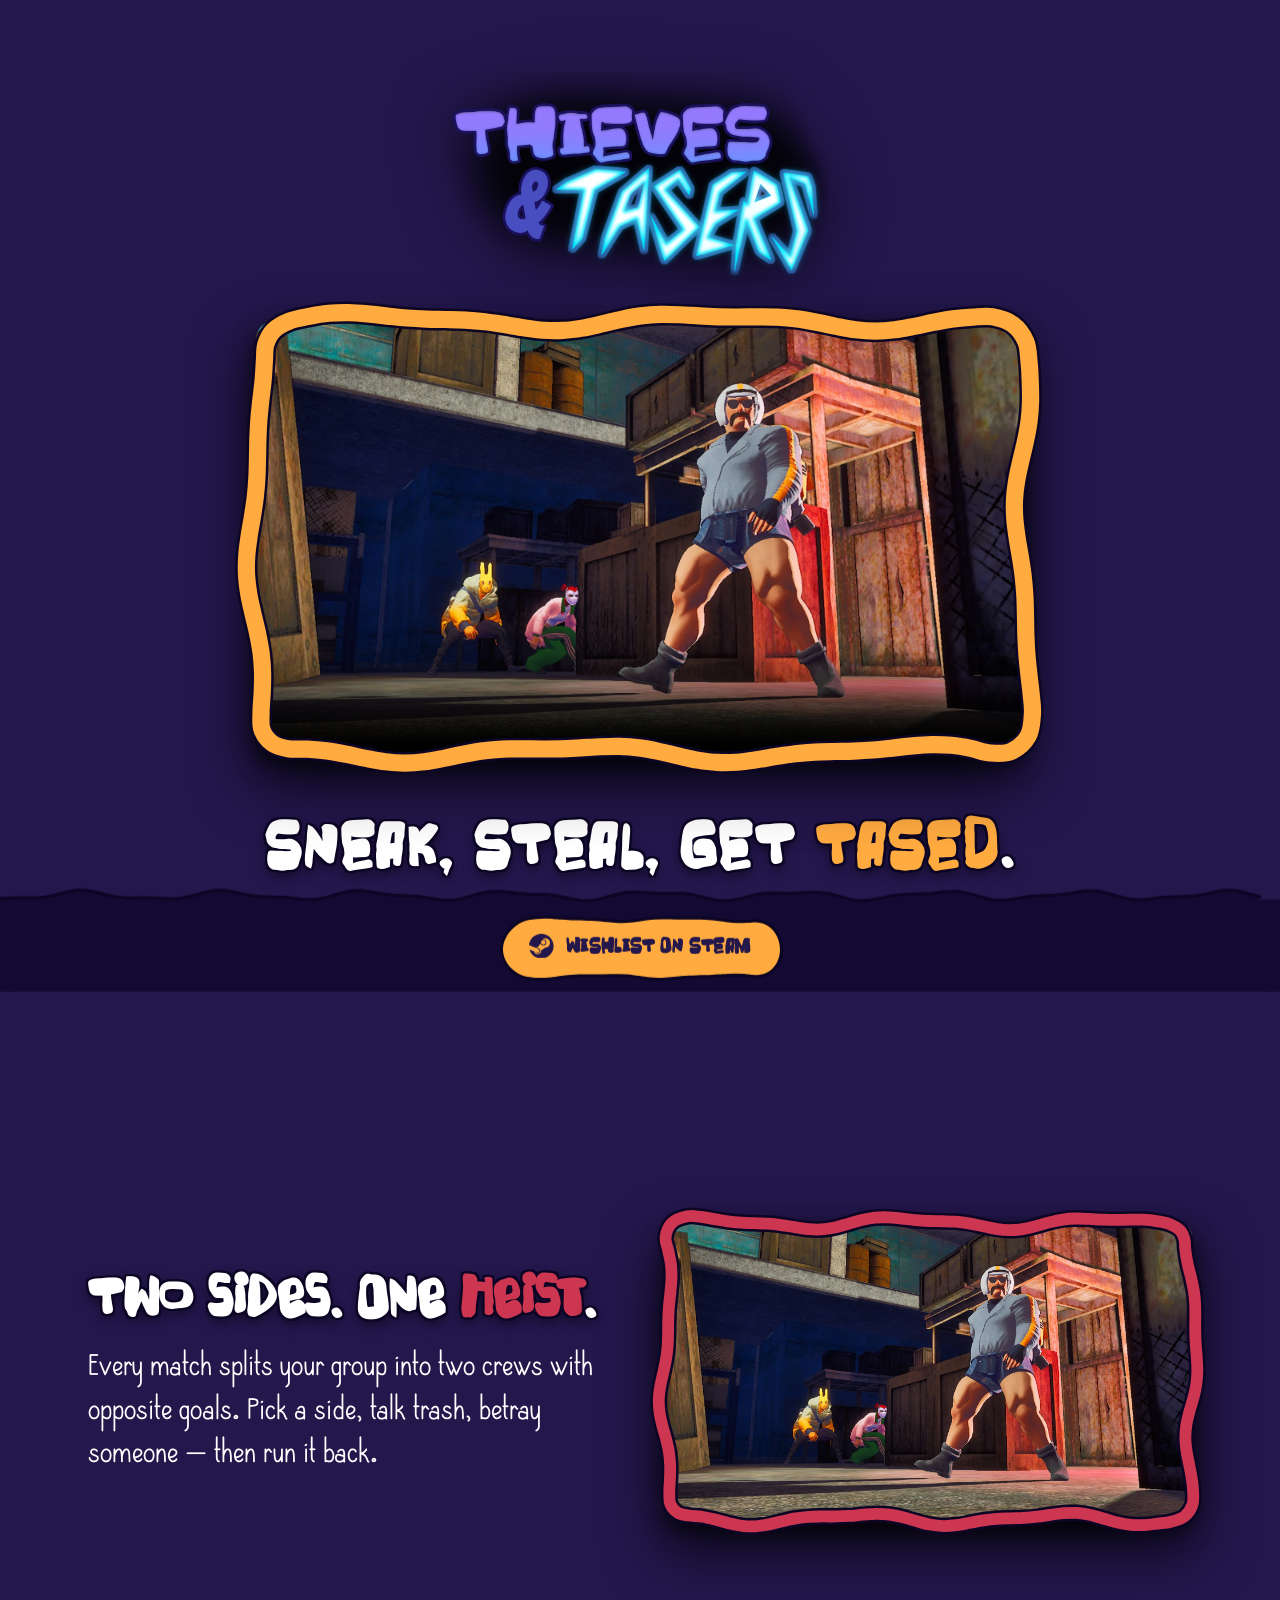
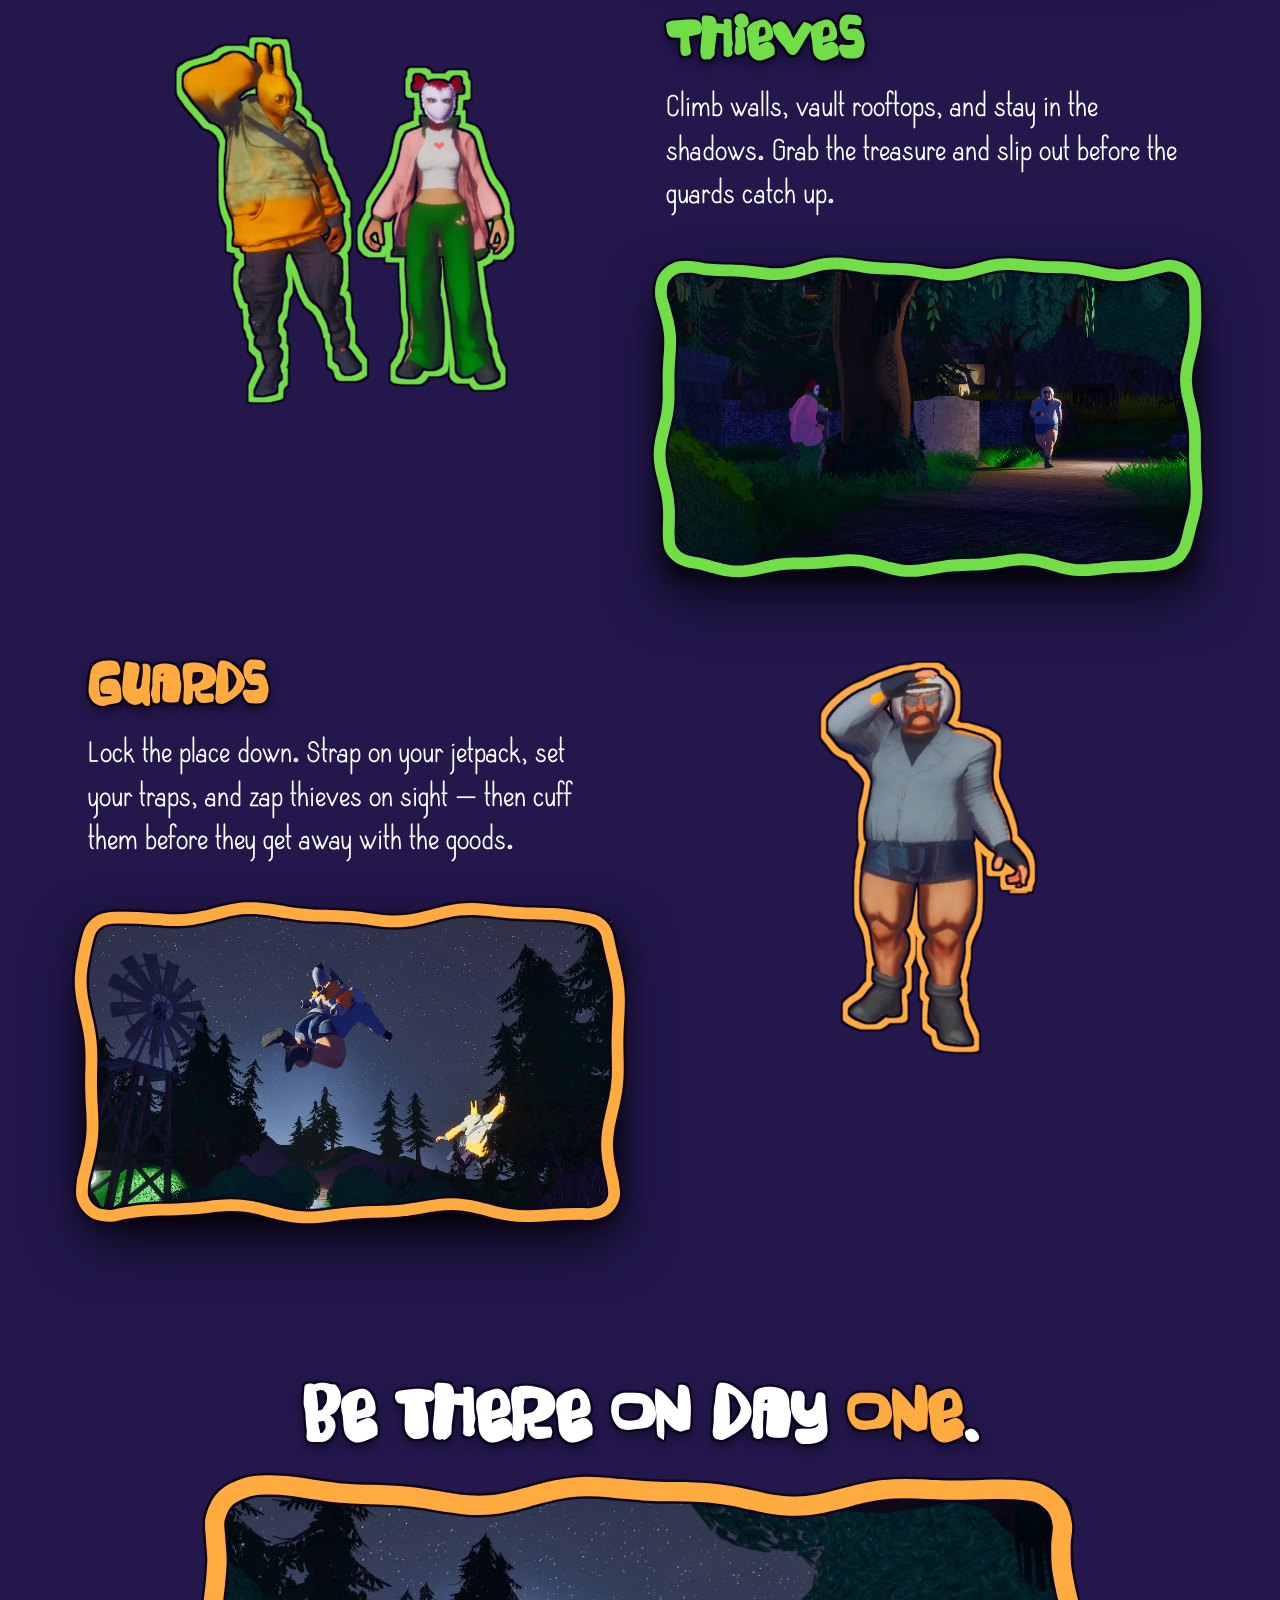
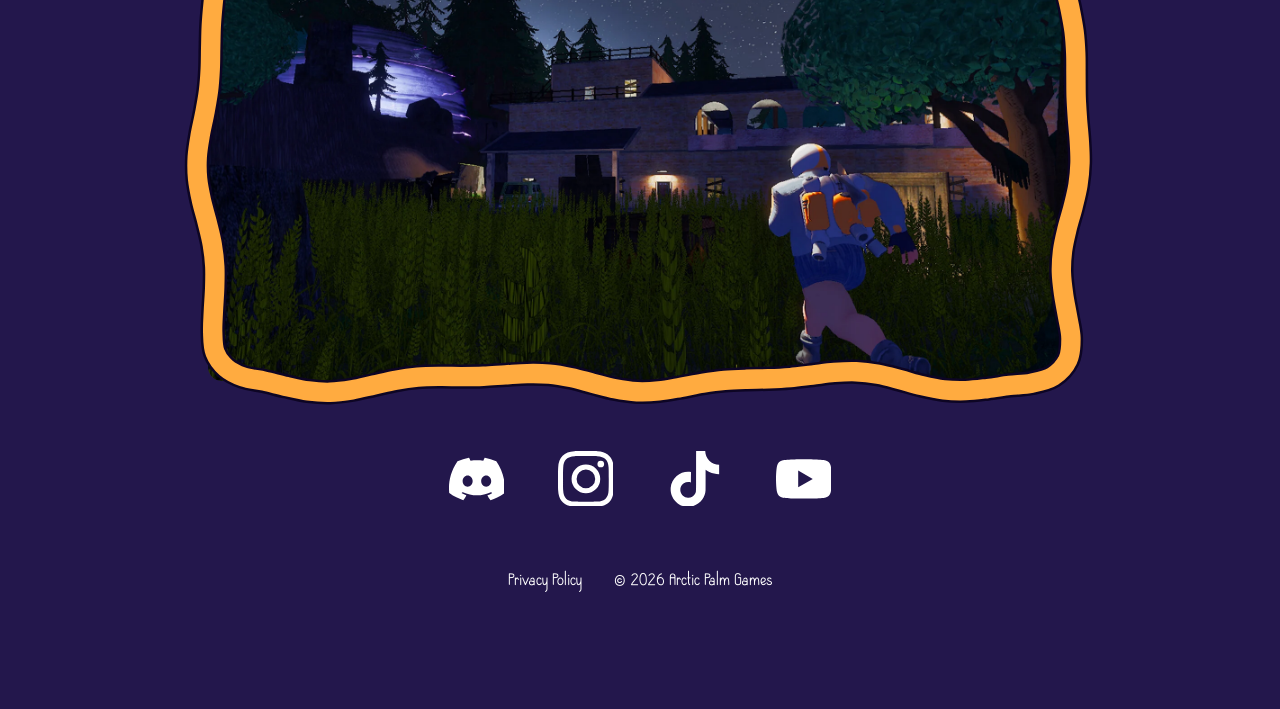
<file: index.html>
<!DOCTYPE html>
<html lang="en">
<head>
  <meta charset="UTF-8" />
  <meta name="viewport" content="width=device-width, initial-scale=1.0" />
  <meta name="google-site-verification" content="ofSVObi9q_ZeeQyWXruGGMp_VbmUbUrxvndXTkgSMVY" />

  <title>Thieves and Tasers</title>
  <meta name="description" content="Sneak, steal, get tased. Thieves climb in and grab the loot; guards hunt them with cameras, traps, and tasers. Wishlist now on Steam." />
  <meta name="theme-color" content="#23174c" />
  <link rel="canonical" href="https://www.thievesandtasers.com/" />

  <meta property="og:type" content="website" />
  <meta property="og:title" content="Thieves and Tasers" />
  <meta property="og:description" content="Sneak, steal, get tased. A heist game to play with friends. Wishlist now on Steam." />
  <meta property="og:url" content="https://www.thievesandtasers.com/" />
  <meta property="og:image" content="https://www.thievesandtasers.com/assets/og-image.jpg" />
  <meta property="og:image:width" content="1200" />
  <meta property="og:image:height" content="630" />
  <meta property="og:image:alt" content="Thieves and Tasers" />
  <meta property="og:site_name" content="Thieves and Tasers" />

  <meta name="twitter:card" content="summary_large_image" />
  <meta name="twitter:title" content="Thieves and Tasers" />
  <meta name="twitter:description" content="Sneak, steal, get tased. A heist game to play with friends. Wishlist now on Steam." />
  <meta name="twitter:image" content="https://www.thievesandtasers.com/assets/og-image.jpg" />

  <link rel="icon" type="image/png" sizes="32x32" href="assets/favicon-32.png" />
  <link rel="icon" type="image/png" sizes="16x16" href="assets/favicon-16.png" />
  <link rel="apple-touch-icon" sizes="180x180" href="assets/apple-touch-icon.png" />


  <link rel="stylesheet" href="css/styles.css" />

  <script type="application/ld+json">
  {
    "@context": "https://schema.org",
    "@type": "VideoGame",
    "name": "Thieves and Tasers",
    "description": "A heist game. Thieves climb, sneak, and steal loot while guards hunt them with cameras, traps, and tasers.",
    "genre": ["Action", "Heist"],
    "gamePlatform": ["PC", "Windows"],
    "publisher": { "@type": "Organization", "name": "Arctic Palm Games" },
    "url": "https://www.thievesandtasers.com/"
  }
  </script>
</head>

<body>
  <!-- ===================== STICKY WISHLIST BAR ===================== -->
  <!-- Hidden until the hero scrolls out of view (toggled by JS). -->
  <div class="wishbar" id="wishbar" hidden>
    <svg class="wishbar__edge" viewBox="0 0 1000 14" preserveAspectRatio="none" aria-hidden="true"><use href="#edge-cap" class="edge-fill"/><use href="#edge-top" class="edge-line"/></svg>
    <a class="wishbar__btn" data-wishlist href="#" target="_blank" rel="noopener">
      <svg class="wishbar__steam" viewBox="0 0 24 24" aria-hidden="true"><path fill="currentColor" d="M11.979 0C5.678 0 .511 4.86.022 11.037l6.432 2.658a3.39 3.39 0 0 1 1.912-.59c.063 0 .125.002.188.005l2.861-4.142v-.059a4.527 4.527 0 0 1 4.524-4.524 4.527 4.527 0 0 1 4.523 4.524 4.53 4.53 0 0 1-4.523 4.525h-.105l-4.076 2.91c0 .052.004.105.004.158a3.398 3.398 0 0 1-3.397 3.396 3.4 3.4 0 0 1-3.336-2.766L.436 15.27C1.862 20.307 6.486 24 11.979 24c6.627 0 11.999-5.373 11.999-12S18.605 0 11.979 0zM7.54 18.21l-1.473-.61a2.553 2.553 0 0 0 1.314 1.253 2.555 2.555 0 0 0 3.342-1.38 2.55 2.55 0 0 0 .002-1.95 2.544 2.544 0 0 0-1.4-1.392 2.55 2.55 0 0 0-1.94-.01l1.523.63a1.879 1.879 0 0 1 1.01 2.457 1.878 1.878 0 0 1-2.456 1.01l.005-.018zm9.39-9.937a3.016 3.016 0 0 0-3.012-3.012 3.016 3.016 0 0 0-3.011 3.012 3.015 3.015 0 0 0 3.011 3.011 3.015 3.015 0 0 0 3.012-3.011zm-5.268-.005a2.258 2.258 0 0 1 2.26-2.255 2.258 2.258 0 0 1 2.255 2.26 2.258 2.258 0 0 1-2.26 2.255 2.256 2.256 0 0 1-2.255-2.26z"/></svg>
      Wishlist on Steam
      <svg class="wishbar__frame" viewBox="0 0 260 60" preserveAspectRatio="none" aria-hidden="true"><use href="#frame-pill"/></svg>
    </a>
  </div>

  <main>
    <!-- ===================== HERO ===================== -->
    <section class="hero">
      <h1 class="sr-only">Thieves and Tasers</h1>
      <img src="assets/logo.png" alt="Thieves and Tasers" class="hero__logo" />

      <figure class="hero__media">
        <video autoplay muted playsinline preload="metadata" controls
               poster="assets/screenshots/thief_sneaking2.webp"
               aria-label="Thieves and Tasers Alpha Trailer">
          <source src="assets/video/trailer.mp4" type="video/mp4" />
        </video>
        <svg class="frame" viewBox="0 0 320 180" preserveAspectRatio="none" aria-hidden="true"><use href="#frame-1" class="frame__edge"/><use href="#frame-1" class="frame__fill"/></svg>
      </figure>

      <p class="hero__tagline">Sneak, steal, get <span class="hl">tased</span>.</p>
      <div class="steam-widget">
        <iframe src="https://store.steampowered.com/widget/4536600/"
                frameborder="0" width="646" height="190"
                title="Thieves and Tasers on Steam" loading="lazy"></iframe>
      </div>
    </section>


    <!-- ===================== ALTERNATING ROWS ===================== -->
    <section class="rows">
      <!-- Two sides: image left, text right -->
      <article class="row row--reverse row--heist">
        <button class="row__media" data-shot><img src="assets/screenshots/thief_sneaking2.webp" alt="A guard confronting two thieves during a heist" loading="lazy" /><svg class="frame" viewBox="0 0 320 180" preserveAspectRatio="none" aria-hidden="true"><use href="#frame-2" class="frame__edge"/><use href="#frame-2" class="frame__fill"/></svg></button>
        <div class="row__text">
          <h2>Two sides. One <span class="hl hl--red">heist</span>.</h2>
          <p>Every match splits your group into two crews with opposite goals. Pick a side, talk trash, betray someone — then run it back.</p>
        </div>
      </article>

      <!-- Thieves: text left, image right -->
      <article class="row row--thieves">
        <div class="row__text">
          <h2>Thieves</h2>
          <p>Climb walls, vault rooftops, and stay in the shadows. Grab the treasure and slip out before the guards catch up.</p>
        </div>
        <div class="row__media row__media--character"><img src="assets/screenshots/thieves.webp" alt="Thief characters" loading="lazy" data-parallax="0.08" /></div>
        <button class="row__media row__media--shot" data-shot><img src="assets/screenshots/thief_sneaking.webp" alt="A thief sneaking past a guard at night" loading="lazy" /><svg class="frame" viewBox="0 0 320 180" preserveAspectRatio="none" aria-hidden="true"><use href="#frame-3" class="frame__edge"/><use href="#frame-3" class="frame__fill"/></svg></button>
      </article>

      <!-- Guards: text left, character right -->
      <article class="row row--guards">
        <div class="row__text">
          <h2>Guards</h2>
          <p>Lock the place down. Strap on your jetpack, set your traps, and zap thieves on sight — then cuff them before they get away with the goods.</p>
        </div>
        <div class="row__media row__media--character"><img src="assets/screenshots/guard.webp" alt="Guard character" loading="lazy" data-parallax="0.08" /></div>
        <button class="row__media row__media--shot" data-shot><img src="assets/screenshots/guard_running.webp" alt="A guard launching with a jetpack at night" loading="lazy" /><svg class="frame" viewBox="0 0 320 180" preserveAspectRatio="none" aria-hidden="true"><use href="#frame-4" class="frame__edge"/><use href="#frame-4" class="frame__fill"/></svg></button>
      </article>
    </section>

    <!-- ===================== WISHLIST CTA ===================== -->
    <section class="cta">
      <h2 class="cta__title">Be there on day <span class="hl">one</span>.</h2>
    </section>

    <!-- ===================== CLOSING VIDEO ===================== -->
    <section class="strip">
      <figure class="shot shot--solo">
        <img src="assets/screenshots/mainhouse_overview.webp"
             alt="Thieves and guards facing off across the heist grounds"
             loading="lazy" />
        <svg class="frame" viewBox="0 0 320 180" preserveAspectRatio="none" aria-hidden="true"><use href="#frame-5" class="frame__edge"/><use href="#frame-5" class="frame__fill"/></svg>
      </figure>

      <div class="channels">
        <a class="channel" data-channel="discord" href="#" target="_blank" rel="noopener" aria-label="Discord">
          <svg viewBox="0 0 24 24" aria-hidden="true"><path fill="currentColor" d="M20.317 4.3698a19.7913 19.7913 0 0 0-4.8851-1.5152.0741.0741 0 0 0-.0785.0371c-.211.3753-.4447.8648-.6083 1.2495-1.8447-.2762-3.68-.2762-5.4868 0-.1636-.3933-.4058-.8742-.6177-1.2495a.077.077 0 0 0-.0785-.037 19.7363 19.7363 0 0 0-4.8852 1.515.0699.0699 0 0 0-.0321.0277C.5334 9.0458-.319 13.5799.0992 18.0578a.0824.0824 0 0 0 .0312.0561c2.0528 1.5076 4.0413 2.4228 5.9929 3.0294a.0777.0777 0 0 0 .0842-.0276c.4616-.6304.8731-1.2952 1.226-1.9942a.076.076 0 0 0-.0416-.1057c-.6528-.2476-1.2743-.5495-1.8722-.8923a.077.077 0 0 1-.0076-.1277c.1258-.0943.2517-.1923.3718-.2914a.0743.0743 0 0 1 .0776-.0105c3.9278 1.7933 8.18 1.7933 12.0614 0a.0739.0739 0 0 1 .0785.0095c.1202.099.246.1981.3728.2924a.077.077 0 0 1-.0066.1276 12.2986 12.2986 0 0 1-1.873.8914.0766.0766 0 0 0-.0407.1067c.3604.698.7719 1.3628 1.225 1.9932a.076.076 0 0 0 .0842.0286c1.961-.6067 3.9495-1.5219 6.0023-3.0294a.077.077 0 0 0 .0313-.0552c.5004-5.177-.8382-9.6739-3.5485-13.6604a.061.061 0 0 0-.0312-.0286zM8.02 15.3312c-1.1825 0-2.1569-1.0857-2.1569-2.419 0-1.3332.9555-2.4189 2.157-2.4189 1.2108 0 2.1757 1.0952 2.1568 2.419 0 1.3332-.9555 2.4189-2.1569 2.4189zm7.9748 0c-1.1825 0-2.1569-1.0857-2.1569-2.419 0-1.3332.9554-2.4189 2.1569-2.4189 1.2108 0 2.1757 1.0952 2.1568 2.419 0 1.3332-.946 2.4189-2.1568 2.4189Z"/></svg>
        </a>
        <a class="channel" data-channel="instagram" href="#" target="_blank" rel="noopener" aria-label="Instagram">
          <svg viewBox="0 0 24 24" aria-hidden="true"><path fill="currentColor" d="M12 2.163c3.204 0 3.584.012 4.85.07 3.252.148 4.771 1.691 4.919 4.919.058 1.265.069 1.645.069 4.849 0 3.205-.012 3.584-.069 4.849-.149 3.225-1.664 4.771-4.919 4.919-1.266.058-1.644.07-4.85.07-3.204 0-3.584-.012-4.849-.07-3.26-.149-4.771-1.699-4.919-4.92-.058-1.265-.07-1.644-.07-4.849 0-3.204.013-3.583.07-4.849.149-3.227 1.664-4.771 4.919-4.919 1.266-.057 1.645-.069 4.849-.069zM12 0C8.741 0 8.333.014 7.053.072 2.695.272.273 2.69.073 7.052.014 8.333 0 8.741 0 12c0 3.259.014 3.668.072 4.948.2 4.358 2.618 6.78 6.98 6.98C8.333 23.986 8.741 24 12 24c3.259 0 3.668-.014 4.948-.072 4.354-.2 6.782-2.618 6.979-6.98.059-1.28.073-1.689.073-4.948 0-3.259-.014-3.667-.072-4.947-.196-4.354-2.617-6.78-6.979-6.98C15.668.014 15.259 0 12 0zm0 5.838a6.162 6.162 0 1 0 0 12.324 6.162 6.162 0 0 0 0-12.324zM12 16a4 4 0 1 1 0-8 4 4 0 0 1 0 8zm6.406-11.845a1.44 1.44 0 1 0 0 2.881 1.44 1.44 0 0 0 0-2.881z"/></svg>
        </a>
        <a class="channel" data-channel="tiktok" href="#" target="_blank" rel="noopener" aria-label="TikTok">
          <svg viewBox="0 0 24 24" aria-hidden="true"><path fill="currentColor" d="M12.525.02c1.31-.02 2.61-.01 3.91-.02.08 1.53.63 3.09 1.75 4.17 1.12 1.11 2.7 1.62 4.24 1.79v4.03c-1.44-.05-2.89-.35-4.2-.97-.57-.26-1.1-.59-1.62-.93-.01 2.92.01 5.84-.02 8.75-.08 1.4-.54 2.79-1.35 3.94-1.31 1.92-3.58 3.17-5.91 3.21-1.43.08-2.86-.31-4.08-1.03-2.02-1.19-3.44-3.37-3.65-5.71-.02-.5-.03-1-.01-1.49.18-1.9 1.12-3.72 2.58-4.96 1.66-1.44 3.98-2.13 6.15-1.72.02 1.48-.04 2.96-.04 4.44-.99-.32-2.15-.23-3.02.37-.63.41-1.11 1.04-1.36 1.75-.21.51-.15 1.07-.14 1.61.24 1.64 1.82 3.02 3.5 2.87 1.12-.01 2.19-.66 2.77-1.61.19-.33.4-.67.41-1.06.1-1.79.06-3.57.07-5.36.01-4.03-.01-8.05.02-12.07z"/></svg>
        </a>
        <a class="channel" data-channel="youtube" href="#" target="_blank" rel="noopener" aria-label="YouTube">
          <svg viewBox="0 0 24 24" aria-hidden="true"><path fill="currentColor" d="M23.498 6.186a3.016 3.016 0 0 0-2.122-2.136C19.505 3.545 12 3.545 12 3.545s-7.505 0-9.377.505A3.017 3.017 0 0 0 .502 6.186C0 8.07 0 12 0 12s0 3.93.502 5.814a3.016 3.016 0 0 0 2.122 2.136c1.871.505 9.376.505 9.376.505s7.505 0 9.377-.505a3.015 3.015 0 0 0 2.122-2.136C24 15.93 24 12 24 12s0-3.93-.502-5.814zM9.545 15.568V8.432L15.818 12l-6.273 3.568z"/></svg>
        </a>
      </div>
    </section>
  </main>

  <!-- ===================== FOOTER ===================== -->
  <footer class="footer">
    <div class="footer__links">
      <a href="privacy/index.html">Privacy Policy</a>
    </div>
    <p class="footer__by">© <span data-year>2026</span> Arctic Palm Games</p>
  </footer>

  <!-- ===================== LIGHTBOX ===================== -->
  <div class="lightbox" id="lightbox" hidden>
    <div class="lightbox__backdrop" data-close-lightbox></div>
    <button class="lightbox__close" data-close-lightbox aria-label="Close">✕</button>
    <button class="lightbox__nav lightbox__nav--prev" data-lightbox-prev aria-label="Previous">‹</button>
    <figure class="lightbox__figure">
      <img class="lightbox__img" id="lightboxImg" alt="" />
      <svg class="frame" viewBox="0 0 320 180" preserveAspectRatio="none" aria-hidden="true"><use href="#frame-1" class="frame__edge"/><use href="#frame-1" class="frame__fill"/></svg>
    </figure>
    <button class="lightbox__nav lightbox__nav--next" data-lightbox-next aria-label="Next">›</button>
  </div>

  <!-- SVG filters -->
  <svg xmlns="http://www.w3.org/2000/svg" width="0" height="0" aria-hidden="true" style="position:absolute">
    <!-- Vector wavy frames (viewBox 320x180 = 16:9). Razor sharp at any size,
         stroked and colored via CSS, one variant per card for variety. -->
    <defs>
      <path id="frame-1" vector-effect="non-scaling-stroke" d="M 14.00 0.00 C 16.46 -0.97 19.42 -1.39 22.13 -1.92 C 24.84 -2.46 27.56 -2.94 30.27 -3.21 C 32.98 -3.47 35.69 -3.56 38.40 -3.52 C 41.11 -3.48 43.82 -3.23 46.53 -2.98 C 49.24 -2.74 51.95 -2.34 54.67 -2.05 C 57.38 -1.76 60.09 -1.44 62.80 -1.23 C 65.51 -1.02 68.22 -0.89 70.93 -0.79 C 73.64 -0.68 76.35 -0.69 79.06 -0.62 C 81.78 -0.56 84.49 -0.53 87.20 -0.38 C 89.91 -0.23 92.62 -0.01 95.33 0.30 C 98.04 0.61 100.75 1.06 103.46 1.48 C 106.17 1.91 108.89 2.46 111.60 2.85 C 114.31 3.25 117.02 3.66 119.73 3.84 C 122.44 4.03 125.15 4.09 127.86 3.94 C 130.57 3.79 133.28 3.42 136.00 2.97 C 138.71 2.52 141.42 1.83 144.13 1.22 C 146.84 0.61 149.55 -0.13 152.26 -0.69 C 154.97 -1.25 157.68 -1.79 160.39 -2.13 C 163.11 -2.47 165.82 -2.66 168.53 -2.74 C 171.24 -2.81 173.95 -2.70 176.66 -2.60 C 179.37 -2.49 182.08 -2.26 184.79 -2.11 C 187.50 -1.97 190.22 -1.81 192.93 -1.73 C 195.64 -1.66 198.35 -1.66 201.06 -1.67 C 203.77 -1.67 206.48 -1.77 209.19 -1.76 C 211.90 -1.76 214.61 -1.77 217.33 -1.62 C 220.04 -1.48 222.75 -1.24 225.46 -0.89 C 228.17 -0.53 230.88 -0.01 233.59 0.51 C 236.30 1.03 239.01 1.71 241.73 2.23 C 244.44 2.75 247.15 3.32 249.86 3.65 C 252.57 3.98 255.28 4.20 257.99 4.20 C 260.70 4.20 263.41 3.98 266.12 3.65 C 268.84 3.32 271.55 2.75 274.26 2.23 C 276.97 1.71 279.68 1.03 282.39 0.51 C 285.10 -0.01 287.81 -0.53 290.52 -0.89 C 293.23 -1.24 295.93 -1.48 298.66 -1.62 C 301.38 -1.77 304.11 -2.24 306.89 -1.74 C 309.67 -1.23 313.01 -0.31 315.32 1.41 C 317.64 3.13 319.63 5.94 320.77 8.57 C 321.90 11.20 321.81 14.40 322.11 17.20 C 322.42 19.99 322.49 22.62 322.60 25.33 C 322.70 28.04 322.81 30.75 322.74 33.46 C 322.66 36.17 322.47 38.89 322.13 41.60 C 321.79 44.31 321.25 47.02 320.69 49.73 C 320.13 52.44 319.39 55.15 318.78 57.86 C 318.17 60.57 317.48 63.28 317.03 66.00 C 316.58 68.71 316.21 71.42 316.06 74.13 C 315.91 76.84 315.97 79.55 316.16 82.26 C 316.34 84.97 316.75 87.68 317.15 90.39 C 317.54 93.11 318.09 95.82 318.52 98.53 C 318.94 101.24 319.39 103.95 319.70 106.66 C 320.01 109.37 320.23 112.08 320.38 114.79 C 320.53 117.50 320.56 120.22 320.62 122.93 C 320.69 125.64 320.68 128.35 320.79 131.06 C 320.89 133.77 321.02 136.48 321.23 139.19 C 321.44 141.90 321.76 144.61 322.05 147.33 C 322.34 150.04 322.74 152.75 322.98 155.46 C 323.23 158.17 323.72 160.69 323.52 163.59 C 323.32 166.49 323.25 170.22 321.79 172.84 C 320.32 175.46 317.37 178.12 314.74 179.31 C 312.11 180.50 308.81 180.21 306.00 180.00 C 303.19 179.79 300.58 178.61 297.87 178.08 C 295.16 177.54 292.44 177.06 289.73 176.79 C 287.02 176.53 284.31 176.44 281.60 176.48 C 278.89 176.52 276.18 176.77 273.47 177.02 C 270.76 177.26 268.05 177.66 265.33 177.95 C 262.62 178.24 259.91 178.56 257.20 178.77 C 254.49 178.98 251.78 179.11 249.07 179.21 C 246.36 179.32 243.65 179.31 240.94 179.38 C 238.22 179.44 235.51 179.47 232.80 179.62 C 230.09 179.77 227.38 179.99 224.67 180.30 C 221.96 180.61 219.25 181.06 216.54 181.48 C 213.83 181.91 211.11 182.46 208.40 182.85 C 205.69 183.25 202.98 183.66 200.27 183.84 C 197.56 184.03 194.85 184.09 192.14 183.94 C 189.43 183.79 186.72 183.42 184.00 182.97 C 181.29 182.52 178.58 181.83 175.87 181.22 C 173.16 180.61 170.45 179.87 167.74 179.31 C 165.03 178.75 162.32 178.21 159.61 177.87 C 156.89 177.53 154.18 177.34 151.47 177.26 C 148.76 177.19 146.05 177.30 143.34 177.40 C 140.63 177.51 137.92 177.74 135.21 177.89 C 132.50 178.03 129.78 178.19 127.07 178.27 C 124.36 178.34 121.65 178.34 118.94 178.33 C 116.23 178.33 113.52 178.23 110.81 178.24 C 108.10 178.24 105.39 178.23 102.67 178.38 C 99.96 178.52 97.25 178.76 94.54 179.11 C 91.83 179.47 89.12 179.99 86.41 180.51 C 83.70 181.03 80.99 181.71 78.27 182.23 C 75.56 182.75 72.85 183.32 70.14 183.65 C 67.43 183.98 64.72 184.20 62.01 184.20 C 59.30 184.20 56.59 183.98 53.88 183.65 C 51.16 183.32 48.45 182.75 45.74 182.23 C 43.03 181.71 40.32 181.03 37.61 180.51 C 34.90 179.99 32.19 179.47 29.48 179.11 C 26.77 178.76 24.04 178.52 21.34 178.38 C 18.65 178.23 15.76 178.63 13.31 178.22 C 10.86 177.81 8.47 177.24 6.66 175.91 C 4.86 174.58 3.25 172.42 2.49 170.24 C 1.73 168.05 2.10 165.40 2.11 162.80 C 2.13 160.21 2.49 157.38 2.60 154.67 C 2.70 151.96 2.81 149.25 2.74 146.54 C 2.66 143.83 2.47 141.11 2.13 138.40 C 1.79 135.69 1.25 132.98 0.69 130.27 C 0.13 127.56 -0.61 124.85 -1.22 122.14 C -1.83 119.43 -2.52 116.72 -2.97 114.00 C -3.42 111.29 -3.79 108.58 -3.94 105.87 C -4.09 103.16 -4.03 100.45 -3.84 97.74 C -3.66 95.03 -3.25 92.32 -2.85 89.61 C -2.46 86.89 -1.91 84.18 -1.48 81.47 C -1.06 78.76 -0.61 76.05 -0.30 73.34 C 0.01 70.63 0.23 67.92 0.38 65.21 C 0.53 62.50 0.56 59.78 0.62 57.07 C 0.69 54.36 0.68 51.65 0.79 48.94 C 0.89 46.23 1.02 43.52 1.23 40.81 C 1.44 38.10 1.76 35.39 2.05 32.67 C 2.34 29.96 2.74 27.25 2.98 24.54 C 3.23 21.83 3.34 18.88 3.52 16.41 C 3.71 13.94 3.46 11.79 4.10 9.71 C 4.74 7.62 5.72 5.52 7.37 3.90 C 9.02 2.29 11.54 0.97 14.00 0.00 Z"/>
      <path id="frame-2" vector-effect="non-scaling-stroke" d="M 13.00 -4.07 C 15.93 -4.68 18.43 -3.96 21.15 -3.67 C 23.86 -3.39 26.58 -2.81 29.29 -2.36 C 32.01 -1.92 34.73 -1.36 37.44 -1.00 C 40.16 -0.64 42.87 -0.37 45.59 -0.18 C 48.31 0.01 51.02 0.02 53.74 0.12 C 56.45 0.22 59.17 0.24 61.88 0.43 C 64.60 0.62 67.32 0.89 70.03 1.25 C 72.75 1.60 75.46 2.14 78.18 2.55 C 80.89 2.97 83.61 3.49 86.33 3.72 C 89.04 3.95 91.76 4.09 94.47 3.93 C 97.19 3.77 99.91 3.32 102.62 2.75 C 105.34 2.18 108.05 1.28 110.77 0.52 C 113.48 -0.24 116.20 -1.18 118.92 -1.81 C 121.63 -2.44 124.35 -3.00 127.06 -3.27 C 129.78 -3.54 132.49 -3.55 135.21 -3.45 C 137.93 -3.35 140.64 -2.97 143.36 -2.69 C 146.07 -2.41 148.79 -2.00 151.50 -1.76 C 154.22 -1.51 156.94 -1.33 159.65 -1.22 C 162.37 -1.10 165.08 -1.13 167.80 -1.06 C 170.52 -0.99 173.23 -0.98 175.95 -0.77 C 178.66 -0.56 181.38 -0.25 184.09 0.19 C 186.81 0.62 189.53 1.27 192.24 1.83 C 194.96 2.39 197.67 3.11 200.39 3.53 C 203.10 3.96 205.82 4.33 208.54 4.37 C 211.25 4.41 213.97 4.18 216.68 3.77 C 219.40 3.35 222.12 2.59 224.83 1.89 C 227.55 1.20 230.26 0.27 232.98 -0.39 C 235.69 -1.06 238.41 -1.72 241.13 -2.10 C 243.84 -2.49 246.56 -2.67 249.27 -2.73 C 251.99 -2.79 254.70 -2.59 257.42 -2.47 C 260.14 -2.35 262.85 -2.11 265.57 -2.01 C 268.28 -1.91 271.00 -1.86 273.72 -1.87 C 276.43 -1.87 279.15 -2.02 281.86 -2.04 C 284.58 -2.06 287.29 -2.14 290.01 -1.99 C 292.73 -1.83 295.44 -1.56 298.16 -1.11 C 300.87 -0.66 303.91 -0.24 306.30 0.69 C 308.70 1.61 311.06 2.91 312.53 4.43 C 314.01 5.95 314.63 7.85 315.15 9.83 C 315.68 11.81 315.38 13.89 315.69 16.33 C 316.00 18.77 316.47 21.76 317.03 24.47 C 317.59 27.19 318.42 29.91 319.05 32.62 C 319.67 35.34 320.35 38.05 320.78 40.77 C 321.21 43.48 321.49 46.20 321.65 48.92 C 321.81 51.63 321.76 54.35 321.77 57.06 C 321.78 59.78 321.68 62.49 321.72 65.21 C 321.76 67.93 321.87 70.64 322.02 73.36 C 322.17 76.07 322.47 78.79 322.64 81.50 C 322.80 84.22 323.03 86.94 323.00 89.65 C 322.96 92.37 322.81 95.08 322.42 97.80 C 322.04 100.52 321.38 103.23 320.70 105.95 C 320.03 108.66 319.08 111.38 318.36 114.09 C 317.65 116.81 316.86 119.53 316.41 122.24 C 315.97 124.96 315.70 127.67 315.71 130.39 C 315.71 133.10 316.04 135.82 316.43 138.54 C 316.81 141.25 317.48 143.97 318.00 146.68 C 318.52 149.40 319.13 152.12 319.53 154.83 C 319.93 157.55 320.34 160.24 320.42 162.98 C 320.50 165.72 320.90 168.73 320.03 171.28 C 319.16 173.83 317.35 176.58 315.18 178.30 C 313.01 180.03 309.72 180.89 307.00 181.63 C 304.28 182.37 301.57 182.39 298.85 182.72 C 296.14 183.05 293.42 183.48 290.71 183.61 C 287.99 183.74 285.27 183.77 282.56 183.52 C 279.84 183.27 277.13 182.73 274.41 182.11 C 271.69 181.49 268.98 180.55 266.26 179.78 C 263.55 179.02 260.83 178.11 258.12 177.52 C 255.40 176.94 252.68 176.46 249.97 176.27 C 247.25 176.08 244.54 176.18 241.82 176.37 C 239.11 176.56 236.39 177.04 233.67 177.40 C 230.96 177.77 228.24 178.25 225.53 178.56 C 222.81 178.88 220.09 179.11 217.38 179.27 C 214.66 179.42 211.95 179.42 209.23 179.52 C 206.52 179.62 203.80 179.64 201.08 179.85 C 198.37 180.05 195.65 180.36 192.94 180.76 C 190.22 181.16 187.51 181.76 184.79 182.25 C 182.07 182.74 179.36 183.37 176.64 183.70 C 173.93 184.03 171.21 184.28 168.50 184.22 C 165.78 184.15 163.06 183.81 160.35 183.31 C 157.63 182.81 154.92 181.97 152.20 181.23 C 149.48 180.50 146.77 179.55 144.05 178.89 C 141.34 178.23 138.62 177.62 135.91 177.28 C 133.19 176.94 130.47 176.84 127.76 176.86 C 125.04 176.87 122.33 177.15 119.61 177.35 C 116.90 177.55 114.18 177.88 111.46 178.05 C 108.75 178.23 106.03 178.34 103.32 178.40 C 100.60 178.46 97.88 178.38 95.17 178.41 C 92.45 178.45 89.74 178.42 87.02 178.61 C 84.31 178.80 81.59 179.11 78.87 179.55 C 76.16 180.00 73.44 180.69 70.73 181.30 C 68.01 181.91 65.30 182.72 62.58 183.23 C 59.86 183.74 57.15 184.24 54.43 184.38 C 51.72 184.53 49.00 184.42 46.28 184.10 C 43.57 183.79 40.85 183.11 38.14 182.48 C 35.42 181.85 32.71 180.96 29.99 180.30 C 27.27 179.65 24.56 178.97 21.84 178.55 C 19.13 178.13 16.15 178.19 13.70 177.78 C 11.24 177.37 8.96 177.22 7.13 176.09 C 5.29 174.97 3.54 173.08 2.68 171.01 C 1.83 168.94 2.06 166.25 2.01 163.67 C 1.96 161.09 2.31 158.24 2.40 155.53 C 2.48 152.81 2.64 150.09 2.53 147.38 C 2.43 144.66 2.20 141.95 1.78 139.23 C 1.36 136.52 0.66 133.80 -0.01 131.08 C -0.68 128.37 -1.60 125.65 -2.26 122.94 C -2.92 120.22 -3.63 117.51 -3.98 114.79 C -4.34 112.07 -4.48 109.36 -4.37 106.64 C -4.26 103.93 -3.81 101.21 -3.34 98.50 C -2.86 95.78 -2.10 93.06 -1.52 90.35 C -0.95 87.63 -0.30 84.92 0.13 82.20 C 0.56 79.48 0.85 76.77 1.04 74.05 C 1.23 71.34 1.21 68.62 1.27 65.91 C 1.33 63.19 1.29 60.47 1.39 57.76 C 1.49 55.04 1.66 52.33 1.89 49.61 C 2.12 46.90 2.50 44.18 2.75 41.46 C 2.99 38.75 3.32 36.03 3.36 33.32 C 3.41 30.60 3.34 27.88 3.01 25.17 C 2.69 22.45 1.96 19.78 1.42 17.02 C 0.87 14.27 -0.61 11.49 -0.25 8.65 C 0.11 5.81 1.36 2.10 3.57 -0.02 C 5.78 -2.14 10.07 -3.47 13.00 -4.07 Z"/>
      <path id="frame-3" vector-effect="non-scaling-stroke" d="M 15.00 -1.31 C 17.90 -1.23 20.41 -0.25 23.12 0.09 C 25.82 0.42 28.53 0.57 31.24 0.70 C 33.94 0.83 36.65 0.77 39.36 0.87 C 42.06 0.97 44.77 1.08 47.47 1.30 C 50.18 1.52 52.89 1.93 55.59 2.22 C 58.30 2.51 61.01 2.94 63.71 3.05 C 66.42 3.16 69.12 3.17 71.83 2.88 C 74.54 2.59 77.24 1.97 79.95 1.31 C 82.66 0.66 85.36 -0.33 88.07 -1.04 C 90.77 -1.75 93.48 -2.54 96.19 -2.94 C 98.89 -3.34 101.60 -3.51 104.31 -3.46 C 107.01 -3.40 109.72 -2.98 112.42 -2.63 C 115.13 -2.28 117.84 -1.70 120.54 -1.34 C 123.25 -0.98 125.96 -0.66 128.66 -0.46 C 131.37 -0.26 134.07 -0.25 136.78 -0.14 C 139.49 -0.03 142.19 -0.01 144.90 0.20 C 147.61 0.41 150.31 0.75 153.02 1.14 C 155.72 1.53 158.43 2.14 161.14 2.54 C 163.84 2.94 166.55 3.42 169.26 3.53 C 171.96 3.63 174.67 3.53 177.37 3.17 C 180.08 2.82 182.79 2.07 185.49 1.38 C 188.20 0.69 190.91 -0.30 193.61 -0.97 C 196.32 -1.64 199.02 -2.30 201.73 -2.63 C 204.44 -2.96 207.14 -3.01 209.85 -2.94 C 212.56 -2.88 215.26 -2.50 217.97 -2.25 C 220.67 -2.00 223.38 -1.64 226.09 -1.44 C 228.79 -1.25 231.50 -1.17 234.21 -1.10 C 236.91 -1.02 239.62 -1.10 242.32 -0.98 C 245.03 -0.86 247.74 -0.72 250.44 -0.38 C 253.15 -0.04 255.86 0.53 258.56 1.06 C 261.27 1.59 263.97 2.36 266.68 2.82 C 269.39 3.29 272.09 3.75 274.80 3.82 C 277.51 3.90 280.21 3.68 282.92 3.27 C 285.62 2.86 288.33 2.05 291.04 1.37 C 293.74 0.69 296.40 -0.25 299.16 -0.80 C 301.91 -1.35 304.77 -2.35 307.59 -1.94 C 310.40 -1.52 313.83 -0.21 316.05 1.69 C 318.28 3.58 320.00 6.69 320.93 9.42 C 321.86 12.15 321.49 15.27 321.64 18.07 C 321.78 20.86 321.76 23.48 321.78 26.19 C 321.80 28.89 321.91 31.60 321.75 34.31 C 321.59 37.01 321.29 39.72 320.83 42.42 C 320.36 45.13 319.60 47.84 318.96 50.54 C 318.32 53.25 317.47 55.96 316.99 58.66 C 316.51 61.37 316.11 64.07 316.08 66.78 C 316.06 69.49 316.38 72.19 316.81 74.90 C 317.24 77.61 318.05 80.31 318.67 83.02 C 319.28 85.72 320.04 88.43 320.51 91.14 C 320.98 93.84 321.30 96.55 321.48 99.26 C 321.66 101.96 321.58 104.67 321.59 107.37 C 321.61 110.08 321.50 112.79 321.55 115.49 C 321.60 118.20 321.75 120.91 321.90 123.61 C 322.05 126.32 322.37 129.02 322.45 131.73 C 322.53 134.44 322.62 137.14 322.40 139.85 C 322.18 142.56 321.71 145.26 321.14 147.97 C 320.56 150.67 319.65 153.38 318.95 156.09 C 318.25 158.79 317.61 161.84 316.94 164.21 C 316.26 166.57 315.86 168.41 314.90 170.26 C 313.95 172.11 312.85 173.91 311.20 175.32 C 309.55 176.73 307.39 177.90 305.00 178.69 C 302.61 179.48 299.59 179.75 296.88 180.09 C 294.18 180.42 291.47 180.57 288.76 180.70 C 286.06 180.83 283.35 180.77 280.64 180.87 C 277.94 180.97 275.23 181.08 272.53 181.30 C 269.82 181.52 267.11 181.93 264.41 182.22 C 261.70 182.51 258.99 182.94 256.29 183.05 C 253.58 183.16 250.88 183.17 248.17 182.88 C 245.46 182.59 242.76 181.97 240.05 181.31 C 237.34 180.66 234.64 179.67 231.93 178.96 C 229.23 178.25 226.52 177.46 223.81 177.06 C 221.11 176.66 218.40 176.49 215.69 176.54 C 212.99 176.60 210.28 177.02 207.58 177.37 C 204.87 177.72 202.16 178.30 199.46 178.66 C 196.75 179.02 194.04 179.34 191.34 179.54 C 188.63 179.74 185.93 179.75 183.22 179.86 C 180.51 179.97 177.81 179.99 175.10 180.20 C 172.39 180.41 169.69 180.75 166.98 181.14 C 164.28 181.53 161.57 182.14 158.86 182.54 C 156.16 182.94 153.45 183.42 150.74 183.53 C 148.04 183.63 145.33 183.53 142.63 183.17 C 139.92 182.82 137.21 182.07 134.51 181.38 C 131.80 180.69 129.09 179.70 126.39 179.03 C 123.68 178.36 120.98 177.70 118.27 177.37 C 115.56 177.04 112.86 176.99 110.15 177.06 C 107.44 177.12 104.74 177.50 102.03 177.75 C 99.33 178.00 96.62 178.36 93.91 178.56 C 91.21 178.75 88.50 178.83 85.79 178.90 C 83.09 178.98 80.38 178.90 77.68 179.02 C 74.97 179.14 72.26 179.28 69.56 179.62 C 66.85 179.96 64.14 180.53 61.44 181.06 C 58.73 181.59 56.03 182.36 53.32 182.82 C 50.61 183.29 47.91 183.75 45.20 183.82 C 42.49 183.90 39.79 183.68 37.08 183.27 C 34.38 182.86 31.67 182.05 28.96 181.37 C 26.26 180.69 23.50 179.81 20.84 179.20 C 18.19 178.59 15.38 178.46 13.06 177.72 C 10.73 176.98 8.63 176.16 6.89 174.77 C 5.15 173.37 3.49 171.47 2.61 169.33 C 1.74 167.20 1.78 164.52 1.64 161.93 C 1.50 159.34 1.76 156.52 1.78 153.81 C 1.80 151.11 1.91 148.40 1.75 145.69 C 1.59 142.99 1.29 140.28 0.83 137.58 C 0.36 134.87 -0.40 132.16 -1.04 129.46 C -1.68 126.75 -2.53 124.04 -3.01 121.34 C -3.49 118.63 -3.89 115.93 -3.92 113.22 C -3.94 110.51 -3.62 107.81 -3.19 105.10 C -2.76 102.39 -1.95 99.69 -1.33 96.98 C -0.72 94.28 0.04 91.57 0.51 88.86 C 0.98 86.16 1.30 83.45 1.48 80.74 C 1.66 78.04 1.58 75.33 1.59 72.63 C 1.61 69.92 1.50 67.21 1.55 64.51 C 1.60 61.80 1.75 59.09 1.90 56.39 C 2.05 53.68 2.37 50.98 2.45 48.27 C 2.53 45.56 2.62 42.86 2.40 40.15 C 2.18 37.44 1.71 34.74 1.14 32.03 C 0.56 29.33 -0.35 26.62 -1.05 23.91 C -1.75 21.21 -2.97 18.75 -3.06 15.79 C -3.15 12.84 -3.06 8.88 -1.59 6.19 C -0.12 3.49 2.98 0.86 5.75 -0.39 C 8.51 -1.64 12.10 -1.39 15.00 -1.31 Z"/>
      <path id="frame-4" vector-effect="non-scaling-stroke" d="M 14.00 1.69 C 16.50 1.37 19.42 1.63 22.13 1.64 C 24.84 1.66 27.56 1.69 30.27 1.80 C 32.98 1.90 35.69 2.11 38.40 2.29 C 41.11 2.47 43.82 2.75 46.53 2.89 C 49.24 3.02 51.95 3.16 54.67 3.09 C 57.38 3.03 60.09 2.84 62.80 2.48 C 65.51 2.12 68.22 1.55 70.93 0.96 C 73.64 0.36 76.35 -0.44 79.06 -1.10 C 81.78 -1.76 84.49 -2.51 87.20 -3.01 C 89.91 -3.51 92.62 -3.93 95.33 -4.11 C 98.04 -4.28 100.75 -4.24 103.46 -4.08 C 106.17 -3.91 108.89 -3.49 111.60 -3.10 C 114.31 -2.70 117.02 -2.14 119.73 -1.71 C 122.44 -1.28 125.15 -0.82 127.86 -0.51 C 130.57 -0.19 133.28 0.02 136.00 0.18 C 138.71 0.34 141.42 0.36 144.13 0.44 C 146.84 0.51 149.55 0.52 152.26 0.64 C 154.97 0.76 157.68 0.92 160.39 1.17 C 163.11 1.42 165.82 1.79 168.53 2.13 C 171.24 2.47 173.95 2.92 176.66 3.21 C 179.37 3.50 182.08 3.79 184.79 3.86 C 187.50 3.92 190.22 3.85 192.93 3.58 C 195.64 3.31 198.35 2.81 201.06 2.25 C 203.77 1.69 206.48 0.90 209.19 0.21 C 211.90 -0.47 214.61 -1.27 217.33 -1.85 C 220.04 -2.42 222.75 -2.95 225.46 -3.25 C 228.17 -3.55 230.88 -3.66 233.59 -3.64 C 236.30 -3.62 239.01 -3.38 241.73 -3.14 C 244.44 -2.91 247.15 -2.51 249.86 -2.23 C 252.57 -1.95 255.28 -1.63 257.99 -1.43 C 260.70 -1.23 263.41 -1.12 266.12 -1.03 C 268.84 -0.94 271.55 -0.96 274.26 -0.89 C 276.97 -0.83 279.68 -0.80 282.39 -0.63 C 285.10 -0.46 287.81 -0.22 290.52 0.12 C 293.23 0.47 295.97 0.96 298.66 1.44 C 301.34 1.92 304.42 2.22 306.62 2.99 C 308.83 3.76 310.47 4.78 311.88 6.05 C 313.30 7.33 314.32 8.79 315.12 10.65 C 315.92 12.50 316.12 14.75 316.69 17.20 C 317.25 19.64 317.87 22.62 318.51 25.33 C 319.15 28.04 319.93 30.75 320.52 33.46 C 321.11 36.17 321.68 38.89 322.05 41.60 C 322.42 44.31 322.64 47.02 322.73 49.73 C 322.83 52.44 322.73 55.15 322.64 57.86 C 322.56 60.57 322.33 63.28 322.21 66.00 C 322.08 68.71 321.94 71.42 321.89 74.13 C 321.84 76.84 321.87 79.55 321.90 82.26 C 321.93 84.97 322.06 87.68 322.07 90.39 C 322.07 93.11 322.10 95.82 321.95 98.53 C 321.80 101.24 321.55 103.95 321.17 106.66 C 320.78 109.37 320.22 112.08 319.65 114.79 C 319.08 117.50 318.35 120.22 317.77 122.93 C 317.19 125.64 316.56 128.35 316.19 131.06 C 315.82 133.77 315.55 136.48 315.53 139.19 C 315.50 141.90 315.71 144.61 316.04 147.33 C 316.37 150.04 316.95 152.75 317.49 155.46 C 318.02 158.17 318.93 160.86 319.26 163.59 C 319.60 166.32 320.30 169.29 319.51 171.85 C 318.72 174.42 316.76 177.33 314.51 178.96 C 312.26 180.60 308.77 181.24 306.00 181.69 C 303.23 182.13 300.58 181.63 297.87 181.64 C 295.16 181.66 292.44 181.69 289.73 181.80 C 287.02 181.90 284.31 182.11 281.60 182.29 C 278.89 182.47 276.18 182.75 273.47 182.89 C 270.76 183.02 268.05 183.16 265.33 183.09 C 262.62 183.03 259.91 182.84 257.20 182.48 C 254.49 182.12 251.78 181.55 249.07 180.96 C 246.36 180.36 243.65 179.56 240.94 178.90 C 238.22 178.24 235.51 177.49 232.80 176.99 C 230.09 176.49 227.38 176.07 224.67 175.89 C 221.96 175.72 219.25 175.76 216.54 175.92 C 213.83 176.09 211.11 176.51 208.40 176.90 C 205.69 177.30 202.98 177.86 200.27 178.29 C 197.56 178.72 194.85 179.18 192.14 179.49 C 189.43 179.81 186.72 180.02 184.00 180.18 C 181.29 180.34 178.58 180.36 175.87 180.44 C 173.16 180.51 170.45 180.52 167.74 180.64 C 165.03 180.76 162.32 180.92 159.61 181.17 C 156.89 181.42 154.18 181.79 151.47 182.13 C 148.76 182.47 146.05 182.92 143.34 183.21 C 140.63 183.50 137.92 183.79 135.21 183.86 C 132.50 183.92 129.78 183.85 127.07 183.58 C 124.36 183.31 121.65 182.81 118.94 182.25 C 116.23 181.69 113.52 180.90 110.81 180.21 C 108.10 179.53 105.39 178.73 102.67 178.15 C 99.96 177.58 97.25 177.05 94.54 176.75 C 91.83 176.45 89.12 176.34 86.41 176.36 C 83.70 176.38 80.99 176.62 78.27 176.86 C 75.56 177.09 72.85 177.49 70.14 177.77 C 67.43 178.05 64.72 178.37 62.01 178.57 C 59.30 178.77 56.59 178.88 53.88 178.97 C 51.16 179.06 48.45 179.04 45.74 179.11 C 43.03 179.17 40.32 179.20 37.61 179.37 C 34.90 179.54 32.19 179.78 29.48 180.12 C 26.77 180.47 24.08 180.97 21.34 181.44 C 18.60 181.91 16.06 183.10 13.04 182.95 C 10.02 182.80 5.92 182.33 3.22 180.56 C 0.52 178.78 -2.07 175.27 -3.16 172.31 C -4.25 169.36 -3.59 165.74 -3.31 162.80 C -3.04 159.86 -2.13 157.38 -1.49 154.67 C -0.85 151.96 -0.07 149.25 0.52 146.54 C 1.11 143.83 1.68 141.11 2.05 138.40 C 2.42 135.69 2.64 132.98 2.73 130.27 C 2.83 127.56 2.73 124.85 2.64 122.14 C 2.56 119.43 2.33 116.72 2.21 114.00 C 2.08 111.29 1.94 108.58 1.89 105.87 C 1.84 103.16 1.87 100.45 1.90 97.74 C 1.93 95.03 2.06 92.32 2.07 89.61 C 2.07 86.89 2.10 84.18 1.95 81.47 C 1.80 78.76 1.55 76.05 1.17 73.34 C 0.78 70.63 0.22 67.92 -0.35 65.21 C -0.92 62.50 -1.65 59.78 -2.23 57.07 C -2.81 54.36 -3.44 51.65 -3.81 48.94 C -4.18 46.23 -4.45 43.52 -4.47 40.81 C -4.50 38.10 -4.29 35.39 -3.96 32.67 C -3.63 29.96 -3.05 27.25 -2.51 24.54 C -1.98 21.83 -1.46 19.04 -0.74 16.41 C -0.02 13.77 0.50 10.86 1.82 8.72 C 3.13 6.58 5.11 4.73 7.15 3.56 C 9.18 2.39 11.50 2.01 14.00 1.69 Z"/>
      <path id="frame-5" vector-effect="non-scaling-stroke" d="M 15.00 -3.05 C 17.74 -3.86 20.41 -3.72 23.12 -3.75 C 25.82 -3.77 28.53 -3.50 31.24 -3.20 C 33.94 -2.91 36.65 -2.38 39.36 -1.99 C 42.06 -1.60 44.77 -1.16 47.47 -0.88 C 50.18 -0.60 52.89 -0.44 55.59 -0.30 C 58.30 -0.17 61.01 -0.18 63.71 -0.08 C 66.42 0.03 69.12 0.10 71.83 0.32 C 74.54 0.55 77.24 0.90 79.95 1.29 C 82.66 1.68 85.36 2.25 88.07 2.65 C 90.77 3.05 93.48 3.52 96.19 3.70 C 98.89 3.87 101.60 3.91 104.31 3.68 C 107.01 3.46 109.72 2.94 112.42 2.35 C 115.13 1.77 117.84 0.89 120.54 0.18 C 123.25 -0.53 125.96 -1.36 128.66 -1.89 C 131.37 -2.43 134.07 -2.85 136.78 -3.04 C 139.49 -3.22 142.19 -3.15 144.90 -3.03 C 147.61 -2.90 150.31 -2.55 153.02 -2.31 C 155.72 -2.07 158.43 -1.76 161.14 -1.58 C 163.84 -1.41 166.55 -1.33 169.26 -1.26 C 171.96 -1.20 174.67 -1.27 177.37 -1.19 C 180.08 -1.12 182.79 -1.06 185.49 -0.82 C 188.20 -0.57 190.91 -0.18 193.61 0.29 C 196.32 0.75 199.02 1.44 201.73 1.98 C 204.44 2.52 207.14 3.19 209.85 3.55 C 212.56 3.91 215.26 4.18 217.97 4.14 C 220.67 4.11 223.38 3.79 226.09 3.34 C 228.79 2.90 231.50 2.13 234.21 1.48 C 236.91 0.82 239.62 -0.01 242.32 -0.59 C 245.03 -1.16 247.74 -1.68 250.44 -1.98 C 253.15 -2.28 255.86 -2.36 258.56 -2.38 C 261.27 -2.40 263.97 -2.21 266.68 -2.11 C 269.39 -2.02 272.09 -1.86 274.80 -1.82 C 277.51 -1.78 280.21 -1.82 282.92 -1.88 C 285.62 -1.93 288.33 -2.11 291.04 -2.13 C 293.74 -2.14 296.43 -2.21 299.16 -1.98 C 301.88 -1.75 304.93 -1.79 307.41 -0.77 C 309.88 0.26 312.50 2.20 314.00 4.16 C 315.50 6.12 316.10 8.68 316.42 11.00 C 316.74 13.32 315.97 15.54 315.92 18.07 C 315.86 20.60 315.84 23.48 316.10 26.19 C 316.37 28.89 316.96 31.60 317.50 34.31 C 318.04 37.01 318.79 39.72 319.34 42.42 C 319.88 45.13 320.42 47.84 320.77 50.54 C 321.11 53.25 321.28 55.96 321.39 58.66 C 321.51 61.37 321.43 64.07 321.46 66.78 C 321.49 69.49 321.45 72.19 321.54 74.90 C 321.64 77.61 321.83 80.31 322.02 83.02 C 322.21 85.72 322.54 88.43 322.70 91.14 C 322.86 93.84 323.04 96.55 322.96 99.26 C 322.88 101.96 322.64 104.67 322.21 107.37 C 321.78 110.08 321.07 112.79 320.40 115.49 C 319.73 118.20 318.82 120.91 318.17 123.61 C 317.52 126.32 316.85 129.02 316.50 131.73 C 316.15 134.44 316.00 137.14 316.07 139.85 C 316.14 142.56 316.52 145.26 316.90 147.97 C 317.28 150.67 317.90 153.38 318.35 156.09 C 318.80 158.79 319.59 161.53 319.61 164.21 C 319.63 166.88 319.58 169.81 318.47 172.16 C 317.37 174.50 315.22 176.82 312.97 178.27 C 310.73 179.71 307.68 180.25 305.00 180.82 C 302.32 181.38 299.59 181.32 296.88 181.65 C 294.18 181.98 291.47 182.47 288.76 182.79 C 286.06 183.11 283.35 183.49 280.64 183.57 C 277.94 183.65 275.23 183.58 272.53 183.28 C 269.82 182.97 267.11 182.37 264.41 181.74 C 261.70 181.11 258.99 180.20 256.29 179.49 C 253.58 178.78 250.88 177.99 248.17 177.50 C 245.46 177.01 242.76 176.67 240.05 176.56 C 237.34 176.44 234.64 176.62 231.93 176.82 C 229.23 177.03 226.52 177.47 223.81 177.79 C 221.11 178.10 218.40 178.48 215.69 178.72 C 212.99 178.95 210.28 179.08 207.58 179.18 C 204.87 179.29 202.16 179.26 199.46 179.36 C 196.75 179.45 194.04 179.53 191.34 179.77 C 188.63 180.02 185.93 180.40 183.22 180.83 C 180.51 181.26 177.81 181.90 175.10 182.37 C 172.39 182.85 169.69 183.42 166.98 183.69 C 164.28 183.96 161.57 184.11 158.86 183.98 C 156.16 183.84 153.45 183.42 150.74 182.90 C 148.04 182.37 145.33 181.54 142.63 180.85 C 139.92 180.16 137.21 179.32 134.51 178.75 C 131.80 178.19 129.09 177.71 126.39 177.46 C 123.68 177.21 120.98 177.20 118.27 177.25 C 115.56 177.29 112.86 177.56 110.15 177.73 C 107.44 177.89 104.74 178.13 102.03 178.24 C 99.33 178.35 96.62 178.37 93.91 178.38 C 91.21 178.39 88.50 178.27 85.79 178.31 C 83.09 178.34 80.38 178.36 77.68 178.59 C 74.97 178.82 72.26 179.20 69.56 179.69 C 66.85 180.17 64.14 180.89 61.44 181.49 C 58.73 182.09 56.03 182.83 53.32 183.28 C 50.61 183.73 47.91 184.11 45.20 184.18 C 42.49 184.25 39.79 184.04 37.08 183.68 C 34.38 183.32 31.67 182.64 28.96 182.03 C 26.26 181.43 23.51 180.65 20.84 180.06 C 18.17 179.47 15.31 179.30 12.94 178.47 C 10.58 177.63 8.37 176.59 6.64 175.07 C 4.92 173.55 3.39 171.54 2.58 169.35 C 1.76 167.16 1.84 164.52 1.74 161.93 C 1.65 159.34 1.89 156.52 2.01 153.81 C 2.13 151.11 2.38 148.40 2.47 145.69 C 2.55 142.99 2.65 140.28 2.51 137.58 C 2.36 134.87 2.05 132.16 1.59 129.46 C 1.13 126.75 0.39 124.04 -0.27 121.34 C -0.94 118.63 -1.81 115.93 -2.41 113.22 C -3.00 110.51 -3.59 107.81 -3.85 105.10 C -4.12 102.39 -4.14 99.69 -3.98 96.98 C -3.81 94.28 -3.32 91.57 -2.86 88.86 C -2.40 86.16 -1.70 83.45 -1.20 80.74 C -0.70 78.04 -0.17 75.33 0.17 72.63 C 0.51 69.92 0.69 67.21 0.83 64.51 C 0.97 61.80 0.93 59.09 1.00 56.39 C 1.07 53.68 1.08 50.98 1.23 48.27 C 1.38 45.56 1.63 42.86 1.90 40.15 C 2.16 37.44 2.57 34.74 2.81 32.03 C 3.05 29.33 3.33 26.62 3.32 23.91 C 3.32 21.21 2.88 18.37 2.78 15.79 C 2.68 13.22 2.06 10.91 2.71 8.47 C 3.35 6.03 4.61 3.05 6.66 1.13 C 8.71 -0.79 12.26 -2.23 15.00 -3.05 Z"/>
      <path id="frame-pill" vector-effect="non-scaling-stroke" d="M 30.00 3.27 C 32.32 2.79 34.69 2.62 37.04 2.43 C 39.39 2.24 41.74 2.15 44.08 2.13 C 46.43 2.12 48.78 2.25 51.13 2.37 C 53.47 2.49 55.82 2.71 58.17 2.87 C 60.52 3.03 62.86 3.21 65.21 3.33 C 67.56 3.44 69.90 3.51 72.25 3.58 C 74.60 3.64 76.95 3.65 79.29 3.72 C 81.64 3.78 83.99 3.84 86.34 3.97 C 88.68 4.10 91.03 4.29 93.38 4.51 C 95.73 4.72 98.07 5.02 100.42 5.25 C 102.77 5.48 105.12 5.75 107.46 5.89 C 109.81 6.03 112.16 6.12 114.50 6.08 C 116.85 6.04 119.20 5.88 121.55 5.65 C 123.89 5.43 126.24 5.06 128.59 4.74 C 130.94 4.42 133.28 4.01 135.63 3.72 C 137.98 3.42 140.33 3.15 142.67 2.97 C 145.02 2.80 147.37 2.73 149.71 2.69 C 152.06 2.65 154.41 2.72 156.76 2.76 C 159.10 2.80 161.45 2.89 163.80 2.93 C 166.15 2.96 168.49 2.97 170.84 2.97 C 173.19 2.96 175.54 2.90 177.88 2.89 C 180.23 2.89 182.58 2.85 184.92 2.92 C 187.27 2.99 189.62 3.10 191.97 3.29 C 194.31 3.49 196.66 3.78 199.01 4.08 C 201.36 4.38 203.70 4.77 206.05 5.07 C 208.40 5.37 210.75 5.69 213.09 5.87 C 215.44 6.05 217.79 6.15 220.13 6.14 C 222.48 6.12 224.86 5.91 227.18 5.78 C 229.49 5.65 231.76 5.20 234.04 5.34 C 236.31 5.48 238.66 5.83 240.82 6.59 C 242.99 7.36 245.18 8.51 247.04 9.93 C 248.90 11.35 250.61 13.17 251.98 15.09 C 253.35 17.02 254.45 19.24 255.26 21.49 C 256.06 23.73 256.59 26.15 256.82 28.54 C 257.04 30.94 257.00 33.45 256.60 35.85 C 256.20 38.25 255.48 40.74 254.40 42.94 C 253.32 45.14 251.84 47.32 250.12 49.06 C 248.40 50.80 246.24 52.32 244.06 53.37 C 241.89 54.43 239.40 55.08 237.05 55.40 C 234.71 55.71 232.35 55.43 230.00 55.27 C 227.65 55.11 225.31 54.62 222.96 54.43 C 220.61 54.24 218.26 54.15 215.92 54.13 C 213.57 54.12 211.22 54.25 208.87 54.37 C 206.53 54.49 204.18 54.71 201.83 54.87 C 199.48 55.03 197.14 55.21 194.79 55.33 C 192.44 55.44 190.10 55.51 187.75 55.58 C 185.40 55.64 183.05 55.65 180.71 55.72 C 178.36 55.78 176.01 55.84 173.66 55.97 C 171.32 56.10 168.97 56.29 166.62 56.51 C 164.27 56.72 161.93 57.02 159.58 57.25 C 157.23 57.48 154.88 57.75 152.54 57.89 C 150.19 58.03 147.84 58.12 145.50 58.08 C 143.15 58.04 140.80 57.88 138.45 57.65 C 136.11 57.43 133.76 57.06 131.41 56.74 C 129.06 56.42 126.72 56.01 124.37 55.72 C 122.02 55.42 119.67 55.15 117.33 54.97 C 114.98 54.80 112.63 54.73 110.29 54.69 C 107.94 54.65 105.59 54.72 103.24 54.76 C 100.90 54.80 98.55 54.89 96.20 54.93 C 93.85 54.96 91.51 54.97 89.16 54.97 C 86.81 54.96 84.46 54.90 82.12 54.89 C 79.77 54.89 77.42 54.85 75.08 54.92 C 72.73 54.99 70.38 55.10 68.03 55.29 C 65.69 55.49 63.34 55.78 60.99 56.08 C 58.64 56.38 56.30 56.77 53.95 57.07 C 51.60 57.37 49.25 57.69 46.91 57.87 C 44.56 58.05 42.21 58.15 39.87 58.14 C 37.52 58.12 35.19 58.02 32.82 57.78 C 30.45 57.53 27.94 57.32 25.64 56.66 C 23.33 55.99 21.04 54.97 19.00 53.79 C 16.96 52.61 15.06 51.16 13.38 49.57 C 11.71 47.99 10.18 46.19 8.94 44.28 C 7.71 42.37 6.66 40.25 5.98 38.10 C 5.31 35.94 4.92 33.60 4.89 31.36 C 4.86 29.13 5.22 26.81 5.81 24.68 C 6.41 22.55 7.37 20.48 8.46 18.58 C 9.55 16.69 10.90 14.93 12.37 13.30 C 13.83 11.67 15.46 10.15 17.25 8.82 C 19.05 7.48 21.02 6.22 23.14 5.29 C 25.26 4.37 27.68 3.75 30.00 3.27 Z"/>
      <path id="edge-cap" d="M 0.00 7.01 C 1.39 7.25 5.56 8.19 8.33 8.46 C 11.11 8.72 13.89 8.67 16.67 8.61 C 19.44 8.54 22.22 8.22 25.00 8.07 C 27.78 7.91 30.56 7.75 33.33 7.70 C 36.11 7.64 38.89 7.76 41.67 7.76 C 44.44 7.75 47.22 7.86 50.00 7.69 C 52.78 7.51 55.56 7.21 58.33 6.72 C 61.11 6.24 63.89 5.44 66.67 4.78 C 69.44 4.11 72.22 3.22 75.00 2.72 C 77.78 2.23 80.56 1.82 83.33 1.80 C 86.11 1.79 88.89 2.15 91.67 2.63 C 94.44 3.11 97.22 3.99 100.00 4.67 C 102.78 5.35 105.56 6.19 108.33 6.71 C 111.11 7.22 113.89 7.58 116.67 7.77 C 119.44 7.96 122.22 7.87 125.00 7.87 C 127.78 7.86 130.56 7.71 133.33 7.73 C 136.11 7.75 138.89 7.87 141.67 8.00 C 144.44 8.12 147.22 8.43 150.00 8.50 C 152.78 8.56 155.56 8.64 158.33 8.40 C 161.11 8.17 163.89 7.67 166.67 7.07 C 169.44 6.46 172.22 5.50 175.00 4.76 C 177.78 4.02 180.56 3.11 183.33 2.64 C 186.11 2.16 188.89 1.86 191.67 1.90 C 194.44 1.93 197.22 2.38 200.00 2.84 C 202.78 3.31 205.56 4.12 208.33 4.69 C 211.11 5.26 213.89 5.88 216.67 6.26 C 219.44 6.63 222.22 6.81 225.00 6.95 C 227.78 7.09 230.56 7.02 233.33 7.10 C 236.11 7.19 238.89 7.27 241.67 7.47 C 244.44 7.68 247.22 8.07 250.00 8.35 C 252.78 8.63 255.56 9.07 258.33 9.17 C 261.11 9.27 263.89 9.27 266.67 8.95 C 269.44 8.63 272.22 7.97 275.00 7.27 C 277.78 6.57 280.56 5.51 283.33 4.76 C 286.11 4.00 288.89 3.16 291.67 2.74 C 294.44 2.31 297.22 2.15 300.00 2.22 C 302.78 2.29 305.56 2.76 308.33 3.17 C 311.11 3.57 313.89 4.23 316.67 4.64 C 319.44 5.06 322.22 5.44 325.00 5.67 C 327.78 5.91 330.56 5.94 333.33 6.06 C 336.11 6.18 338.89 6.18 341.67 6.39 C 344.44 6.60 347.22 6.92 350.00 7.31 C 352.78 7.70 355.56 8.32 358.33 8.72 C 361.11 9.12 363.89 9.61 366.67 9.71 C 369.44 9.80 372.22 9.69 375.00 9.29 C 377.78 8.90 380.56 8.10 383.33 7.35 C 386.11 6.61 388.89 5.54 391.67 4.82 C 394.44 4.10 397.22 3.39 400.00 3.04 C 402.78 2.69 405.56 2.65 408.33 2.73 C 411.11 2.82 413.89 3.25 416.67 3.55 C 419.44 3.85 422.22 4.28 425.00 4.52 C 427.78 4.76 430.56 4.88 433.33 4.99 C 436.11 5.09 438.89 5.02 441.67 5.15 C 444.44 5.28 447.22 5.42 450.00 5.77 C 452.78 6.11 455.56 6.69 458.33 7.23 C 461.11 7.78 463.89 8.58 466.67 9.05 C 469.44 9.52 472.22 10.00 475.00 10.06 C 477.78 10.13 480.56 9.88 483.33 9.43 C 486.11 8.98 488.89 8.10 491.67 7.36 C 494.44 6.62 497.22 5.63 500.00 4.99 C 502.78 4.35 505.56 3.81 508.33 3.54 C 511.11 3.28 513.89 3.33 516.67 3.39 C 519.44 3.46 522.22 3.78 525.00 3.93 C 527.78 4.09 530.56 4.25 533.33 4.30 C 536.11 4.36 538.89 4.24 541.67 4.24 C 544.44 4.25 547.22 4.14 550.00 4.31 C 552.78 4.49 555.56 4.79 558.33 5.28 C 561.11 5.76 563.89 6.56 566.67 7.22 C 569.44 7.89 572.22 8.78 575.00 9.28 C 577.78 9.77 580.56 10.18 583.33 10.20 C 586.11 10.21 588.89 9.85 591.67 9.37 C 594.44 8.89 597.22 8.01 600.00 7.33 C 602.78 6.65 605.56 5.81 608.33 5.29 C 611.11 4.78 613.89 4.42 616.67 4.23 C 619.44 4.04 622.22 4.13 625.00 4.13 C 627.78 4.14 630.56 4.29 633.33 4.27 C 636.11 4.25 638.89 4.13 641.67 4.00 C 644.44 3.88 647.22 3.57 650.00 3.50 C 652.78 3.44 655.56 3.36 658.33 3.60 C 661.11 3.83 663.89 4.33 666.67 4.93 C 669.44 5.54 672.22 6.50 675.00 7.24 C 677.78 7.98 680.56 8.89 683.33 9.36 C 686.11 9.84 688.89 10.14 691.67 10.10 C 694.44 10.07 697.22 9.62 700.00 9.16 C 702.78 8.69 705.56 7.88 708.33 7.31 C 711.11 6.74 713.89 6.12 716.67 5.74 C 719.44 5.37 722.22 5.19 725.00 5.05 C 727.78 4.91 730.56 4.98 733.33 4.90 C 736.11 4.81 738.89 4.73 741.67 4.53 C 744.44 4.32 747.22 3.93 750.00 3.65 C 752.78 3.37 755.56 2.93 758.33 2.83 C 761.11 2.73 763.89 2.73 766.67 3.05 C 769.44 3.37 772.22 4.03 775.00 4.73 C 777.78 5.43 780.56 6.49 783.33 7.24 C 786.11 8.00 788.89 8.84 791.67 9.26 C 794.44 9.69 797.22 9.85 800.00 9.78 C 802.78 9.71 805.56 9.24 808.33 8.83 C 811.11 8.43 813.89 7.77 816.67 7.36 C 819.44 6.94 822.22 6.56 825.00 6.33 C 827.78 6.09 830.56 6.06 833.33 5.94 C 836.11 5.82 838.89 5.82 841.67 5.61 C 844.44 5.40 847.22 5.08 850.00 4.69 C 852.78 4.30 855.56 3.68 858.33 3.28 C 861.11 2.88 863.89 2.39 866.67 2.29 C 869.44 2.20 872.22 2.31 875.00 2.71 C 877.78 3.10 880.56 3.90 883.33 4.65 C 886.11 5.39 888.89 6.46 891.67 7.18 C 894.44 7.90 897.22 8.61 900.00 8.96 C 902.78 9.31 905.56 9.35 908.33 9.27 C 911.11 9.18 913.89 8.75 916.67 8.45 C 919.44 8.15 922.22 7.72 925.00 7.48 C 927.78 7.24 930.56 7.12 933.33 7.01 C 936.11 6.91 938.89 6.98 941.67 6.85 C 944.44 6.72 947.22 6.58 950.00 6.23 C 952.78 5.89 955.56 5.31 958.33 4.77 C 961.11 4.22 963.89 3.42 966.67 2.95 C 969.44 2.48 972.22 2.00 975.00 1.94 C 977.78 1.87 980.56 2.12 983.33 2.57 C 986.11 3.02 988.89 3.90 991.67 4.64 C 994.44 5.38 998.61 6.62 1000.00 7.01 L 1000 14 L 0 14 Z"/>
      <path id="edge-top" vector-effect="non-scaling-stroke" d="M 0.00 7.01 C 1.39 7.25 5.56 8.19 8.33 8.46 C 11.11 8.72 13.89 8.67 16.67 8.61 C 19.44 8.54 22.22 8.22 25.00 8.07 C 27.78 7.91 30.56 7.75 33.33 7.70 C 36.11 7.64 38.89 7.76 41.67 7.76 C 44.44 7.75 47.22 7.86 50.00 7.69 C 52.78 7.51 55.56 7.21 58.33 6.72 C 61.11 6.24 63.89 5.44 66.67 4.78 C 69.44 4.11 72.22 3.22 75.00 2.72 C 77.78 2.23 80.56 1.82 83.33 1.80 C 86.11 1.79 88.89 2.15 91.67 2.63 C 94.44 3.11 97.22 3.99 100.00 4.67 C 102.78 5.35 105.56 6.19 108.33 6.71 C 111.11 7.22 113.89 7.58 116.67 7.77 C 119.44 7.96 122.22 7.87 125.00 7.87 C 127.78 7.86 130.56 7.71 133.33 7.73 C 136.11 7.75 138.89 7.87 141.67 8.00 C 144.44 8.12 147.22 8.43 150.00 8.50 C 152.78 8.56 155.56 8.64 158.33 8.40 C 161.11 8.17 163.89 7.67 166.67 7.07 C 169.44 6.46 172.22 5.50 175.00 4.76 C 177.78 4.02 180.56 3.11 183.33 2.64 C 186.11 2.16 188.89 1.86 191.67 1.90 C 194.44 1.93 197.22 2.38 200.00 2.84 C 202.78 3.31 205.56 4.12 208.33 4.69 C 211.11 5.26 213.89 5.88 216.67 6.26 C 219.44 6.63 222.22 6.81 225.00 6.95 C 227.78 7.09 230.56 7.02 233.33 7.10 C 236.11 7.19 238.89 7.27 241.67 7.47 C 244.44 7.68 247.22 8.07 250.00 8.35 C 252.78 8.63 255.56 9.07 258.33 9.17 C 261.11 9.27 263.89 9.27 266.67 8.95 C 269.44 8.63 272.22 7.97 275.00 7.27 C 277.78 6.57 280.56 5.51 283.33 4.76 C 286.11 4.00 288.89 3.16 291.67 2.74 C 294.44 2.31 297.22 2.15 300.00 2.22 C 302.78 2.29 305.56 2.76 308.33 3.17 C 311.11 3.57 313.89 4.23 316.67 4.64 C 319.44 5.06 322.22 5.44 325.00 5.67 C 327.78 5.91 330.56 5.94 333.33 6.06 C 336.11 6.18 338.89 6.18 341.67 6.39 C 344.44 6.60 347.22 6.92 350.00 7.31 C 352.78 7.70 355.56 8.32 358.33 8.72 C 361.11 9.12 363.89 9.61 366.67 9.71 C 369.44 9.80 372.22 9.69 375.00 9.29 C 377.78 8.90 380.56 8.10 383.33 7.35 C 386.11 6.61 388.89 5.54 391.67 4.82 C 394.44 4.10 397.22 3.39 400.00 3.04 C 402.78 2.69 405.56 2.65 408.33 2.73 C 411.11 2.82 413.89 3.25 416.67 3.55 C 419.44 3.85 422.22 4.28 425.00 4.52 C 427.78 4.76 430.56 4.88 433.33 4.99 C 436.11 5.09 438.89 5.02 441.67 5.15 C 444.44 5.28 447.22 5.42 450.00 5.77 C 452.78 6.11 455.56 6.69 458.33 7.23 C 461.11 7.78 463.89 8.58 466.67 9.05 C 469.44 9.52 472.22 10.00 475.00 10.06 C 477.78 10.13 480.56 9.88 483.33 9.43 C 486.11 8.98 488.89 8.10 491.67 7.36 C 494.44 6.62 497.22 5.63 500.00 4.99 C 502.78 4.35 505.56 3.81 508.33 3.54 C 511.11 3.28 513.89 3.33 516.67 3.39 C 519.44 3.46 522.22 3.78 525.00 3.93 C 527.78 4.09 530.56 4.25 533.33 4.30 C 536.11 4.36 538.89 4.24 541.67 4.24 C 544.44 4.25 547.22 4.14 550.00 4.31 C 552.78 4.49 555.56 4.79 558.33 5.28 C 561.11 5.76 563.89 6.56 566.67 7.22 C 569.44 7.89 572.22 8.78 575.00 9.28 C 577.78 9.77 580.56 10.18 583.33 10.20 C 586.11 10.21 588.89 9.85 591.67 9.37 C 594.44 8.89 597.22 8.01 600.00 7.33 C 602.78 6.65 605.56 5.81 608.33 5.29 C 611.11 4.78 613.89 4.42 616.67 4.23 C 619.44 4.04 622.22 4.13 625.00 4.13 C 627.78 4.14 630.56 4.29 633.33 4.27 C 636.11 4.25 638.89 4.13 641.67 4.00 C 644.44 3.88 647.22 3.57 650.00 3.50 C 652.78 3.44 655.56 3.36 658.33 3.60 C 661.11 3.83 663.89 4.33 666.67 4.93 C 669.44 5.54 672.22 6.50 675.00 7.24 C 677.78 7.98 680.56 8.89 683.33 9.36 C 686.11 9.84 688.89 10.14 691.67 10.10 C 694.44 10.07 697.22 9.62 700.00 9.16 C 702.78 8.69 705.56 7.88 708.33 7.31 C 711.11 6.74 713.89 6.12 716.67 5.74 C 719.44 5.37 722.22 5.19 725.00 5.05 C 727.78 4.91 730.56 4.98 733.33 4.90 C 736.11 4.81 738.89 4.73 741.67 4.53 C 744.44 4.32 747.22 3.93 750.00 3.65 C 752.78 3.37 755.56 2.93 758.33 2.83 C 761.11 2.73 763.89 2.73 766.67 3.05 C 769.44 3.37 772.22 4.03 775.00 4.73 C 777.78 5.43 780.56 6.49 783.33 7.24 C 786.11 8.00 788.89 8.84 791.67 9.26 C 794.44 9.69 797.22 9.85 800.00 9.78 C 802.78 9.71 805.56 9.24 808.33 8.83 C 811.11 8.43 813.89 7.77 816.67 7.36 C 819.44 6.94 822.22 6.56 825.00 6.33 C 827.78 6.09 830.56 6.06 833.33 5.94 C 836.11 5.82 838.89 5.82 841.67 5.61 C 844.44 5.40 847.22 5.08 850.00 4.69 C 852.78 4.30 855.56 3.68 858.33 3.28 C 861.11 2.88 863.89 2.39 866.67 2.29 C 869.44 2.20 872.22 2.31 875.00 2.71 C 877.78 3.10 880.56 3.90 883.33 4.65 C 886.11 5.39 888.89 6.46 891.67 7.18 C 894.44 7.90 897.22 8.61 900.00 8.96 C 902.78 9.31 905.56 9.35 908.33 9.27 C 911.11 9.18 913.89 8.75 916.67 8.45 C 919.44 8.15 922.22 7.72 925.00 7.48 C 927.78 7.24 930.56 7.12 933.33 7.01 C 936.11 6.91 938.89 6.98 941.67 6.85 C 944.44 6.72 947.22 6.58 950.00 6.23 C 952.78 5.89 955.56 5.31 958.33 4.77 C 961.11 4.22 963.89 3.42 966.67 2.95 C 969.44 2.48 972.22 2.00 975.00 1.94 C 977.78 1.87 980.56 2.12 983.33 2.57 C 986.11 3.02 988.89 3.90 991.67 4.64 C 994.44 5.38 998.61 6.62 1000.00 7.01"/>
    </defs>
    <!-- Hand-drawn border: wobbles the stroke of image frames -->
    <filter id="hand-drawn" x="-30%" y="-30%" width="160%" height="160%" color-interpolation-filters="sRGB">
      <!-- Low frequency + few octaves = broad, smooth squiggles instead of fine
           jitter; the blur melts the stair-stepping the displacement leaves on
           the hard border edge. -->
      <feTurbulence type="fractalNoise" baseFrequency="0.013 0.016" numOctaves="2" seed="5" result="noise"/>
      <feDisplacementMap in="SourceGraphic" in2="noise" scale="11" xChannelSelector="R" yChannelSelector="G" result="disp"/>
      <feGaussianBlur in="disp" stdDeviation="0.5"/>
    </filter>
    <!-- Sharp colored border (feMorphology trace) + thin black outline on BOTH
         edges of that border, matching the image-frame treatment. -->
    <filter id="char-outline-green" x="-25%" y="-25%" width="150%" height="150%" color-interpolation-filters="sRGB">
      <feMorphology in="SourceAlpha" operator="dilate" radius="9" result="dOuter"/>
      <feGaussianBlur in="dOuter" stdDeviation="0.4" result="dOuterS"/>
      <feFlood flood-color="#0d0524" result="blkO"/>
      <feComposite in="blkO" in2="dOuterS" operator="in" result="outerBlack"/>
      <feMorphology in="SourceAlpha" operator="dilate" radius="7" result="dCol"/>
      <feGaussianBlur in="dCol" stdDeviation="0.4" result="dColS"/>
      <feFlood flood-color="#71de47" result="colFlood"/>
      <feComposite in="colFlood" in2="dColS" operator="in" result="colored"/>
      <feMorphology in="SourceAlpha" operator="dilate" radius="2" result="dInner"/>
      <feGaussianBlur in="dInner" stdDeviation="0.4" result="dInnerS"/>
      <feFlood flood-color="#0d0524" result="blkI"/>
      <feComposite in="blkI" in2="dInnerS" operator="in" result="innerBlack"/>
      <feMerge>
        <feMergeNode in="outerBlack"/>
        <feMergeNode in="colored"/>
        <feMergeNode in="innerBlack"/>
        <feMergeNode in="SourceGraphic"/>
      </feMerge>
    </filter>
    <filter id="char-outline-orange" x="-25%" y="-25%" width="150%" height="150%" color-interpolation-filters="sRGB">
      <feMorphology in="SourceAlpha" operator="dilate" radius="9" result="dOuter"/>
      <feGaussianBlur in="dOuter" stdDeviation="0.4" result="dOuterS"/>
      <feFlood flood-color="#0d0524" result="blkO"/>
      <feComposite in="blkO" in2="dOuterS" operator="in" result="outerBlack"/>
      <feMorphology in="SourceAlpha" operator="dilate" radius="7" result="dCol"/>
      <feGaussianBlur in="dCol" stdDeviation="0.4" result="dColS"/>
      <feFlood flood-color="#ffab40" result="colFlood"/>
      <feComposite in="colFlood" in2="dColS" operator="in" result="colored"/>
      <feMorphology in="SourceAlpha" operator="dilate" radius="2" result="dInner"/>
      <feGaussianBlur in="dInner" stdDeviation="0.4" result="dInnerS"/>
      <feFlood flood-color="#0d0524" result="blkI"/>
      <feComposite in="blkI" in2="dInnerS" operator="in" result="innerBlack"/>
      <feMerge>
        <feMergeNode in="outerBlack"/>
        <feMergeNode in="colored"/>
        <feMergeNode in="innerBlack"/>
        <feMergeNode in="SourceGraphic"/>
      </feMerge>
    </filter>
  </svg>

  <script src="js/main.js"></script>
</body>
</html>
</file>
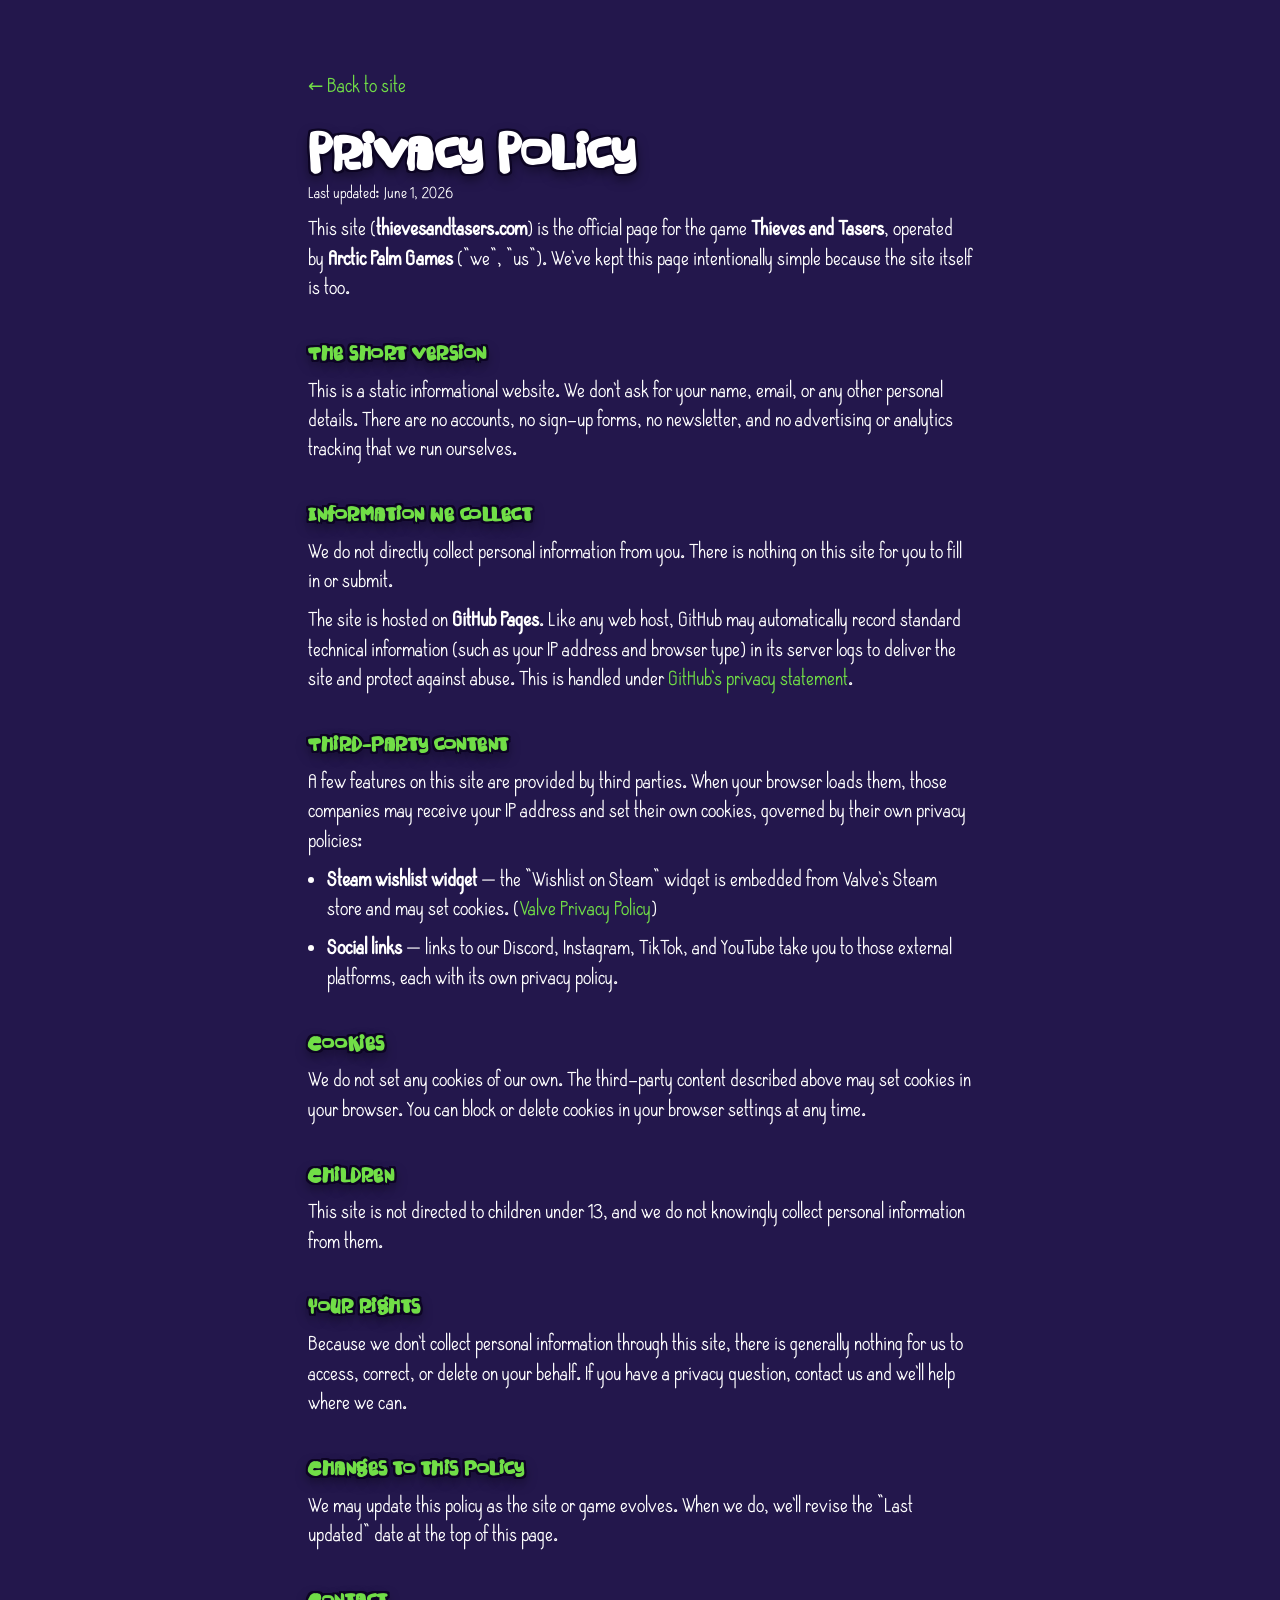
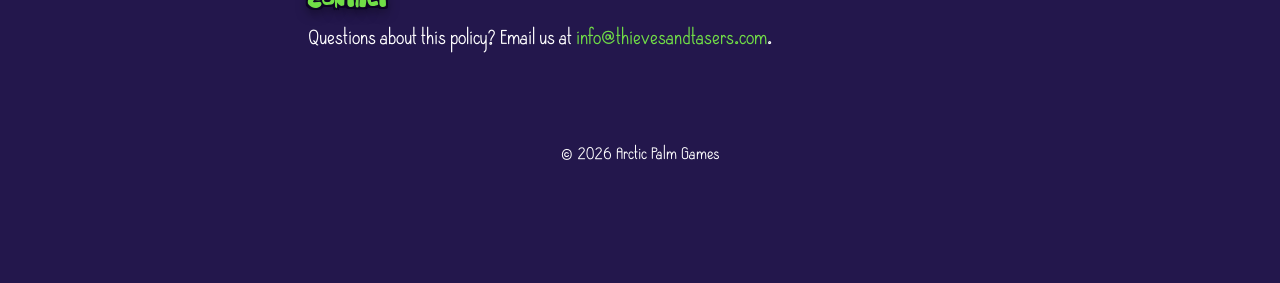
<file: privacy/index.html>
<!DOCTYPE html>
<html lang="en">
<head>
  <meta charset="UTF-8" />
  <meta name="viewport" content="width=device-width, initial-scale=1.0" />
  <title>Privacy Policy — Thieves and Tasers</title>
  <meta name="description" content="Privacy policy for thievesandtasers.com, the official site for Thieves and Tasers by Arctic Palm Games." />
  <meta name="robots" content="noindex" />
  <meta name="theme-color" content="#080809" />
  <link rel="canonical" href="https://www.thievesandtasers.com/privacy/" />
  <link rel="icon" type="image/png" sizes="32x32" href="../assets/favicon-32.png" />
  <link rel="icon" type="image/png" sizes="16x16" href="../assets/favicon-16.png" />
  <link rel="stylesheet" href="../css/styles.css" />
  <style>
    .legal { max-width: 760px; margin: 0 auto; padding: clamp(2.5rem, 7vw, 4.5rem) var(--gutter) 4rem; }
    .legal h1 { font-size: clamp(2.2rem, 6vw, 3.4rem); }
    .legal h2 { font-size: 1.4rem; margin: 2.4rem 0 0.7rem; color: var(--thief-2); }
    .legal p, .legal li { color: var(--ink-soft); margin-bottom: 0.6rem; }
    .legal a { color: var(--thief-2); }
    .legal ul { padding-left: 1.2rem; }
    .legal__back { display: inline-block; margin-bottom: 1.5rem; color: var(--ink-soft); }
    .legal__back:hover { color: var(--thief); }
    .legal__updated { color: var(--ink-dim); font-size: 0.9rem; }
  </style>
</head>
<body>
  <main class="legal">
    <a href="../index.html" class="legal__back">← Back to site</a>
    <h1>Privacy Policy</h1>
    <p class="legal__updated">Last updated: June 1, 2026</p>

    <p>This site (<strong>thievesandtasers.com</strong>) is the official page for the game
      <strong>Thieves and Tasers</strong>, operated by <strong>Arctic Palm Games</strong> ("we", "us").
      We've kept this page intentionally simple because the site itself is too.</p>

    <h2>The short version</h2>
    <p>This is a static informational website. We don't ask for your name, email, or any other personal
      details. There are no accounts, no sign-up forms, no newsletter, and no advertising or analytics
      tracking that we run ourselves.</p>

    <h2>Information we collect</h2>
    <p>We do not directly collect personal information from you. There is nothing on this site for you to
      fill in or submit.</p>
    <p>The site is hosted on <strong>GitHub Pages</strong>. Like any web host, GitHub may automatically
      record standard technical information (such as your IP address and browser type) in its server logs
      to deliver the site and protect against abuse. This is handled under
      <a href="https://docs.github.com/site-policy/privacy-policies/github-general-privacy-statement" target="_blank" rel="noopener">GitHub's privacy statement</a>.</p>

    <h2>Third-party content</h2>
    <p>A few features on this site are provided by third parties. When your browser loads them, those
      companies may receive your IP address and set their own cookies, governed by their own privacy
      policies:</p>
    <ul>
      <li><strong>Steam wishlist widget</strong> — the "Wishlist on Steam" widget is embedded from Valve's
        Steam store and may set cookies.
        (<a href="https://store.steampowered.com/privacy_agreement/" target="_blank" rel="noopener">Valve Privacy Policy</a>)</li>
      <li><strong>Social links</strong> — links to our Discord, Instagram, TikTok, and YouTube take you to
        those external platforms, each with its own privacy policy.</li>
    </ul>

    <h2>Cookies</h2>
    <p>We do not set any cookies of our own. The third-party content described above may set cookies in
      your browser. You can block or delete cookies in your browser settings at any time.</p>

    <h2>Children</h2>
    <p>This site is not directed to children under 13, and we do not knowingly collect personal information
      from them.</p>

    <h2>Your rights</h2>
    <p>Because we don't collect personal information through this site, there is generally nothing for us to
      access, correct, or delete on your behalf. If you have a privacy question, contact us and we'll help
      where we can.</p>

    <h2>Changes to this policy</h2>
    <p>We may update this policy as the site or game evolves. When we do, we'll revise the "Last updated"
      date at the top of this page.</p>

    <h2>Contact</h2>
    <p>Questions about this policy? Email us at
      <a href="mailto:info@thievesandtasers.com">info@thievesandtasers.com</a>.</p>
  </main>

  <footer class="footer">
    <p class="footer__by">© <span data-year>2026</span> Arctic Palm Games</p>
  </footer>

  <script>
    document.querySelectorAll("[data-year]").forEach(el => el.textContent = new Date().getFullYear());
  </script>
</body>
</html>
</file>
<file: css/styles.css>
/* =========================================================================
   THIEVES & TASERS — landing page styles
   ========================================================================= */

@font-face {
  font-family: "SuperBugly";
  src: url("../assets/fonts/super_bugly/Super Bugly.ttf") format("truetype");
  font-weight: normal;
  font-style: normal;
  font-display: swap;
}

@font-face {
  font-family: "CasuallySerious";
  src: url("../assets/fonts/casually_serious/CasuallySerious-Regular.otf") format("opentype");
  font-weight: normal;
  font-style: normal;
  font-display: swap;
  size-adjust: 140%;
}

:root {
  --bg:        #23174c;
  --bg-2:      #2a1d5a;
  --bg-3:      #311f68;
  --ink:       #ffffff;
  --ink-soft:  #ffffff;
  --ink-dim:   rgba(255,255,255,0.5);
  --line:      rgba(255, 255, 255, 0.12);

  --green:     #71de47;
  --orange:    #ffab40;
  --red:       #cc3650;
  --purple:    #23174c;

  --thief:     #ffab40;
  --thief-2:   #71de47;
  --danger:    #cc3650;

  --font-display: "SuperBugly", "Arial Narrow", sans-serif;
  --font-body: "CasuallySerious", system-ui, -apple-system, Segoe UI, Roboto, sans-serif;

  --maxw: 1200px;
  --gutter: clamp(1.1rem, 4vw, 3rem);
  --radius: 14px;

  /* Fluid spacing scale — one rhythm everywhere so grouping reads clearly:
     tight binds a header to its own text; gap sits between separate elements
     (image ↔ text, image ↔ image); section separates whole rows. Each scales
     with the viewport, so nothing is pinned to a specific screen size. */
  --space-tight:   clamp(0.6rem, 1.8vw, 1rem);
  --space-gap:     clamp(2rem, 6vw, 3.25rem);
  --space-section: clamp(3rem, 9vw, 5.5rem);

  --shadow: 0 26px 60px rgba(0, 0, 0, 0.85), 0 10px 22px rgba(0, 0, 0, 0.7);
  /* Media frame thickness in container-width units (cqw), so the border-to-image
     ratio is the same on every frame regardless of how big that image renders.
     Each media box sets container-type: inline-size for this to resolve. */
  --media-border: clamp(8px, 2.24cqw, 24px);
  --glow-thief: 0 0 0 1px rgba(255, 171, 64, 0.5), 0 0 30px rgba(255, 171, 64, 0.35);

  /* Dark rim for the display font: strong contrast against every fill (white or
     accent) and against the dark ground, plus a soft drop for depth. Built from
     text-shadow so it sits outside the glyph and never thins the letterforms. */
  --outline: #0d0524;
  --text-outline:
    -2px -2px 0 var(--outline),  2px -2px 0 var(--outline),
    -2px  2px 0 var(--outline),  2px  2px 0 var(--outline),
    -2px  0   0 var(--outline),  2px  0   0 var(--outline),
     0   -2px 0 var(--outline),  0    2px 0 var(--outline),
     0    5px 12px rgba(0, 0, 0, 0.55);
}

/* ----------------------------- Reset ----------------------------------- */
*, *::before, *::after { box-sizing: border-box; }
* { margin: 0; }
html { scroll-behavior: smooth; }

body {
  background: var(--bg);
  color: var(--ink);
  font-family: var(--font-body);
  font-size: 1.15rem;
  line-height: 1.6;
  -webkit-font-smoothing: antialiased;
  overflow-x: hidden;
  /* room so the fixed wishlist bar never covers the footer / closing content */
  padding-bottom: 5.5rem;
}

img { max-width: 100%; display: block; }
a { color: inherit; text-decoration: none; }
h1, h2, h3 { font-family: var(--font-display); font-weight: 700; line-height: 1.05; letter-spacing: 0.5px; text-shadow: var(--text-outline); }

.sr-only {
  position: absolute; width: 1px; height: 1px; padding: 0; margin: -1px;
  overflow: hidden; clip: rect(0,0,0,0); white-space: nowrap; border: 0;
}
::selection { background: var(--thief); color: var(--purple); }

body {
  background: var(--bg);
}


/* ----------------------------- Buttons --------------------------------- */
.btn {
  display: inline-flex; align-items: center; gap: 0.55em;
  font-family: var(--font-display); font-weight: 700; letter-spacing: 0.6px;
  text-transform: uppercase; font-size: 0.95rem;
  padding: 0.78em 1.4em; border-radius: 10px; border: 1px solid var(--line);
  background: var(--bg-3); color: var(--ink); cursor: pointer;
  transition: transform 0.15s ease, box-shadow 0.2s ease, filter 0.2s ease;
  white-space: nowrap;
}
.btn:hover { transform: translateY(-2px); }
.btn__icon { font-size: 1.05em; line-height: 1; }
.btn--lg { font-size: 1.1rem; padding: 1em 1.9em; border-radius: 12px; }

.btn--wishlist {
  background: var(--orange);
  color: #ffffff; border-color: transparent;
}
.btn--wishlist:hover { filter: brightness(1.06); }

.btn--discord { background: #5865F2; color: #fff; border-color: transparent; }
.btn--discord:hover { filter: brightness(1.05); }

/* ----------------------------- Sticky wishlist bar --------------------- */
.wishbar {
  position: fixed; left: 0; right: 0; bottom: 0; z-index: 80;
  display: flex; align-items: center; justify-content: center;
  padding: 1.05rem var(--gutter);
  background: rgba(18, 10, 50, 0.95); backdrop-filter: blur(10px);
  border-top: none;
  transform: translateY(100%); transition: transform 0.35s ease;
}
.wishbar.is-visible { transform: translateY(0); }
/* Curvy top edge: a purple cap (same as the bar) makes the top wavy, with a thin
   black outline on the wave — the button's idea, fill matched so it's not a border. */
.wishbar__edge {
  position: absolute; left: -2%; right: -2%; top: -12px; height: 18px;
  z-index: 2; pointer-events: none; overflow: visible;
  stroke-linejoin: round; stroke-linecap: round;
}
.wishbar__edge .edge-fill { fill: rgb(18, 10, 50); }
.wishbar__edge .edge-line { fill: none; stroke: var(--outline); stroke-width: 3px; }
.wishbar[hidden] { display: none; }
.wishbar__btn {
  display: inline-flex; align-items: center; gap: 0.55em;
  font-family: var(--font-display); font-weight: 700; text-transform: uppercase;
  letter-spacing: 0.6px; font-size: 1.4rem;
  padding: 0.5em 1.4em;
  background: transparent; color: var(--purple);
  position: relative; z-index: 0; overflow: visible;
  transition: transform 0.15s ease, filter 0.2s ease;
}
/* The button's amber shape IS the wavy pill (SVG fill), with a thin black
   outline stroke. No colored border band — outline only. Sits behind the label. */
.wishbar__frame {
  position: absolute; inset: -2px; z-index: -1; pointer-events: none; overflow: visible;
  fill: var(--orange); stroke: var(--outline); stroke-width: 3px;
  stroke-linejoin: round; stroke-linecap: round;
}
.wishbar__btn:hover { transform: translateY(-2px); filter: brightness(1.06); }
.wishbar__steam { width: 1.1em; height: 1.1em; }

/* ----------------------------- Hero ------------------------------------ */
/* Two columns: the game (image) on the left, identity (logo + tagline) on
   the right. Stacks to a single centered column on narrow screens. */
.hero {
  max-width: var(--maxw); margin: 0 auto; text-align: center;
  padding: clamp(2.5rem, 7vw, 4.5rem) var(--gutter) clamp(1.5rem, 3vw, 2rem);
  display: flex; flex-direction: column; align-items: center;
  gap: clamp(1.2rem, 3vw, 1.8rem);
}
.hero__logo {
  width: min(392px, 57%); height: auto;
  filter: drop-shadow(0 8px 30px rgba(0,0,0,0.6));
}
.hero__tagline {
  font-family: var(--font-display); font-weight: 700; text-transform: uppercase;
  letter-spacing: clamp(1px, 0.6vw, 3px); font-size: clamp(1.35rem, 6.5vw, 4.2rem); line-height: 1.05;
  color: var(--ink); text-shadow: var(--text-outline);
  /* Breathing room above and below the tagline so it reads as its own beat
     between the trailer and the Steam widget. */
  margin-block: clamp(0.75rem, 3.5vw, 1.75rem); white-space: nowrap;
}

/* Amber keyword accent in section headers */
.hl { color: var(--orange); }
.hl--red { color: var(--red); }
.row--heist { --frame: var(--red); }

.hero__media {
  position: relative;
  width: 100%; max-width: 768px;
  border-radius: 18px; box-shadow: var(--shadow);
  aspect-ratio: 16 / 9; background: var(--bg-3);
  container-type: inline-size;
  transition: transform 0.3s ease, box-shadow 0.3s ease;
}
/* Same pop as the row cards; tilts left (default --tilt). */
.hero__media:hover { transform: translateY(-6px) rotate(var(--tilt, -2.5deg)) scale(1.05); }
.hero__media video, .hero__media img { width: 100%; height: 100%; object-fit: cover; display: block; border-radius: 18px; }
/* Vector wavy frame overlaid on each card. Sharp at any size; colored per
   section via --frame; non-scaling-stroke keeps thickness even despite the
   preserveAspectRatio="none" stretch. */
.frame {
  position: absolute; inset: 0; width: 100%; height: 100%;
  z-index: 1; pointer-events: none; overflow: visible;
  fill: none; stroke-linejoin: round; stroke-linecap: round;
}
/* Wider black pass behind + colored pass on top = thin dark rim on the border,
   matching the outlined display text. */
.frame__edge { stroke: var(--outline); stroke-width: calc(var(--media-border) + 5px); } /* ~2.5px black rim each side */
.frame__fill { stroke: var(--frame, var(--orange)); stroke-width: var(--media-border); }


.steam-widget { width: 100%; max-width: 646px; margin: 0 auto; }
.steam-widget iframe { width: 100%; max-width: 646px; border-radius: 6px; display: block; margin: 0 auto; }

/* ----------------------------- Alternating rows ------------------------ */
.rows {
  max-width: var(--maxw); margin: 0 auto;
  padding: clamp(2rem, 5vw, 4rem) var(--gutter);
  display: grid; gap: var(--space-section);
}
.row {
  display: grid; grid-template-columns: 1fr 1fr; gap: clamp(1.5rem, 4vw, 3.5rem);
  align-items: center;
}
.row--reverse .row__media { order: 2; }

.row__media {
  padding: 0; border: none; border-radius: 14px; position: relative;
  cursor: pointer; background: var(--bg-3); aspect-ratio: 16/9; box-shadow: var(--shadow);
  transition: transform 0.3s ease, box-shadow 0.3s ease;
  container-type: inline-size;
}
.row__media img { width: 100%; height: 100%; object-fit: cover; border-radius: 14px; }
/* Whole card (image + frame) pops off the page on hover: zoom, a playful tilt,
   and a small lift — all together so the frame moves with the image. Direction
   is set per section via --tilt (negative = opens left, positive = opens right). */
.row__media:not(.row__media--character):hover { transform: translateY(-6px) rotate(var(--tilt, -2.5deg)) scale(1.05); }
/* Heist and thieves cards tilt the opposite way from the guards card. */
.row--heist, .row--thieves { --tilt: 2.5deg; }

.row__text { display: flex; flex-direction: column; gap: var(--space-tight); }
.row__text h2 { font-size: clamp(2.4rem, 5vw, 3.8rem); margin-bottom: 0; }
.row--thieves .row__text h2 { color: var(--green); }
.row--thieves { --frame: var(--green); }
.row--guards .row__text h2 { color: var(--orange); }

/* Character rows: title+text and screenshot share one column; the character
   spans the full height of the other column. Placement is by grid areas so the
   same markup reflows cleanly on mobile (see media query below). */
.row--thieves,
.row--guards {
  align-items: start;
  /* Equal columns so both characters span the same-height screenshot and end up
     the same size (a wider screenshot column would make its character taller). */
  grid-template-columns: 1fr 1fr;
  grid-template-areas:
    "char text"
    "char shot";
}
.row--guards {
  grid-template-areas:
    "text char"
    "shot char";
}
.row--thieves > .row__text,
.row--guards  > .row__text { grid-area: text; }
.row__media--character { grid-area: char; }
.row__media--shot { grid-area: shot; }

.row__media--character {
  border: none; background: transparent; box-shadow: none;
  container-type: normal;
  /* Art starts at the TOP of the window and the parallax drifts it down (see
     wireParallax); horizontally centered. No padding, so the window's full
     height is the parallax track — the art rides from the top down to exactly
     the bottom edge and its feet never clip. */
  display: flex; align-items: flex-start; justify-content: center;
  /* Square window spanning the text + screenshot column; its height is the
     parallax track (top = beside the heading, bottom = beside the screenshot). */
  aspect-ratio: 1 / 1;
  overflow: hidden;
}
.row__media--character img {
  /* Art shorter than its window; the leftover height is the travel. Both
     characters cap at the same fraction so they render the same height. */
  width: auto; height: auto; max-width: 100%; max-height: 72%; margin: 0;
}
.row--thieves .row__media--character img { filter: url(#char-outline-green); }
.row--guards  .row__media--character img { filter: url(#char-outline-orange); }
.row__text p { color: var(--ink-soft); font-size: clamp(1.3rem, 2.2vw, 1.7rem); max-width: 46ch; }

@media (max-width: 760px) {
  /* Stacked: separate elements sit a --space-gap apart, while each header stays
     bound to its own text by the tighter --space-tight (set on .row__text), so
     what belongs together reads as one group. */
  .row { grid-template-columns: 1fr; gap: var(--space-gap); }
  .row--reverse .row__media { order: 0; }
  /* Headers and body read left-aligned on mobile (the tagline and the CTA stay
     centered — they live in their own centered sections). Images stay centered. */
  .row__text { text-align: left; }
  .row__text p { margin: 0; max-width: none; }

  /* Character rows: the character sits beside the text (no parallax window that
     would waste vertical space on a narrow screen), with the screenshot full
     width below. */
  .row--thieves,
  .row--guards {
    grid-template-columns: 1fr auto;
    grid-template-areas:
      "text char"
      "shot shot";
    align-items: center;
    column-gap: clamp(0.9rem, 4vw, 1.5rem);
  }
  .row__media--character {
    aspect-ratio: auto; padding: 0; height: auto;
    align-items: center; overflow: visible;
  }
  .row__media--character img {
    width: auto; height: auto; max-width: 100%;
    /* Sized to sit next to the text; scales with the viewport, no breakpoints. */
    max-height: min(28vh, 38vw); margin: 0;
  }
}

/* ----------------------------- Screenshot strip ------------------------ */
.strip {
  max-width: 960px; margin: 0 auto;
  padding: clamp(0.5rem, 1.5vw, 1rem) var(--gutter) clamp(1rem, 2.5vw, 1.75rem);
  display: grid; grid-template-columns: 1fr; gap: 1rem;
}
.shot {
  position: relative;
  padding: 0; border: none; border-radius: 14px;
  cursor: pointer; background: var(--bg-3); aspect-ratio: 16/9; width: 100%;
  transition: transform 0.3s ease, box-shadow 0.3s ease;
  container-type: inline-size;
}
.shot img { width: 100%; height: 100%; object-fit: cover; border-radius: 14px; }
.shot:hover { transform: translateY(-6px) rotate(var(--tilt, -2.5deg)) scale(1.05); }
/* Closing frame gets the same pop, tilting right. Not clickable, so no pointer. */
.shot--solo { --tilt: 2.5deg; cursor: default; }


/* ----------------------------- CTA ------------------------------------- */
.cta {
  text-align: center;
  /* Reduced bottom padding so the title sits closer to the closing video. */
  padding: clamp(3.5rem, 8vw, 6rem) var(--gutter) clamp(0.75rem, 2vw, 1.5rem);
  /* No section background — the page-wide amber fade (on body) shows through. */
}
.cta__title { font-size: clamp(2.6rem, 7.5vw, 5rem); margin-bottom: 0; }

/* Community channels — four equal icon buttons */
.channels {
  max-width: 420px; margin: 2.2rem auto 0;
  display: grid; grid-template-columns: repeat(4, 1fr); gap: 1rem;
}
.channel {
  display: flex; align-items: center; justify-content: center;
  aspect-ratio: 1; color: var(--ink-soft);
  transition: color 0.2s ease;
}
.channel svg { width: 60%; height: 60%; transition: transform 0.2s ease; }
.channel:hover { color: var(--orange); }
.channel:hover svg { transform: scale(1.18); }
/* channels without a configured URL (set to "" in CONFIG) — muted, non-clickable */
.channel[aria-disabled="true"] { opacity: 0.4; pointer-events: none; }
/* Icons stay on a single row at every width — the grid keeps four equal columns. */

/* ----------------------------- Footer ---------------------------------- */
.footer {
  padding: 1rem var(--gutter) 1.75rem;
  background: transparent;
  display: flex; flex-wrap: wrap; align-items: center; justify-content: center;
  gap: 0.5rem 2rem;
}
.footer__links {
  display: flex; flex-wrap: wrap; gap: 1.5rem; justify-content: center;
}
.footer__links a {
  color: var(--ink-soft); font-size: 0.95rem; transition: color 0.2s ease;
}
.footer__links a:hover { color: var(--thief); }
.footer__by { color: var(--ink-soft); font-size: 0.95rem; }

/* ----------------------------- Lightbox -------------------------------- */
.lightbox {
  position: fixed; inset: 0; z-index: 100; display: grid; place-items: center;
  opacity: 0; transition: opacity 0.25s ease;
}
.lightbox.is-open { opacity: 1; }
.lightbox[hidden] { display: none; }
.lightbox__backdrop { position: absolute; inset: 0; background: rgba(6,3,18,0.86); backdrop-filter: blur(6px); }

/* Framed figure sized to the 16:9 shot, within the viewport. */
.lightbox__figure {
  position: relative; z-index: 2;
  width: min(92vw, 153vh); aspect-ratio: 16 / 9; max-height: 86vh;
  container-type: inline-size;
  transform: scale(0.9); transition: transform 0.28s cubic-bezier(0.2, 0.9, 0.3, 1.25);
}
.lightbox.is-open .lightbox__figure { transform: none; }
.lightbox__img { display: block; width: 100%; height: 100%; object-fit: cover; border-radius: var(--radius); box-shadow: var(--shadow); }

/* Controls share one look: amber glyph, dark ring, chunky — same family as the
   frames. Invert to solid amber on hover. */
.lightbox__close, .lightbox__nav {
  position: absolute; z-index: 3;
  display: grid; place-items: center; line-height: 1;
  font-family: var(--font-display); color: var(--orange);
  background: rgba(12, 6, 32, 0.55); border: 3px solid var(--orange);
  border-radius: 50%; cursor: pointer;
  box-shadow: 0 6px 20px rgba(0, 0, 0, 0.5);
  transition: transform 0.15s ease, background 0.2s ease, color 0.2s ease;
}
.lightbox__close:hover, .lightbox__nav:hover { background: var(--orange); color: var(--purple); }
.lightbox__close { top: clamp(0.8rem, 2.5vw, 1.7rem); right: clamp(0.8rem, 2.5vw, 1.7rem); width: 48px; height: 48px; font-size: 1.35rem; }
.lightbox__close:hover { transform: scale(1.12) rotate(90deg); }
.lightbox__close:active { transform: scale(0.95); }
.lightbox__nav {
  top: 50%; transform: translateY(-50%);
  width: 58px; height: 58px; font-size: 2.1rem; padding-bottom: 5px;
}
.lightbox__nav:hover { transform: translateY(-50%) scale(1.12); }
.lightbox__nav:active { transform: translateY(-50%) scale(0.95); }
.lightbox__nav--prev { left: clamp(0.6rem, 3vw, 2rem); }
.lightbox__nav--next { right: clamp(0.6rem, 3vw, 2rem); }

/* ----------------------------- Reveal ---------------------------------- */
.reveal { opacity: 0; transform: translateY(24px); transition: opacity 0.6s ease, transform 0.6s ease; }
.reveal.is-visible { opacity: 1; transform: none; }

@media (prefers-reduced-motion: reduce) {
  * { animation: none !important; scroll-behavior: auto !important; }
  .reveal { opacity: 1; transform: none; transition: none; }
}

/* Small phones (iPhone SE and down): shrink the display headings with the
   viewport so no header wraps to two lines. Placed last so it overrides the
   base heading sizes (media queries add no specificity). The vw term drives
   sizing here; the rem floor only catches the very smallest widths. */
@media (max-width: 480px) {
  .row__text h2  { font-size: clamp(1.75rem, 8.4vw, 2.6rem); }
  .cta__title    { font-size: clamp(1.45rem, 7vw, 2.6rem); }
  .hero__tagline { font-size: clamp(1.2rem, 6vw, 1.9rem); }
}
</file>
